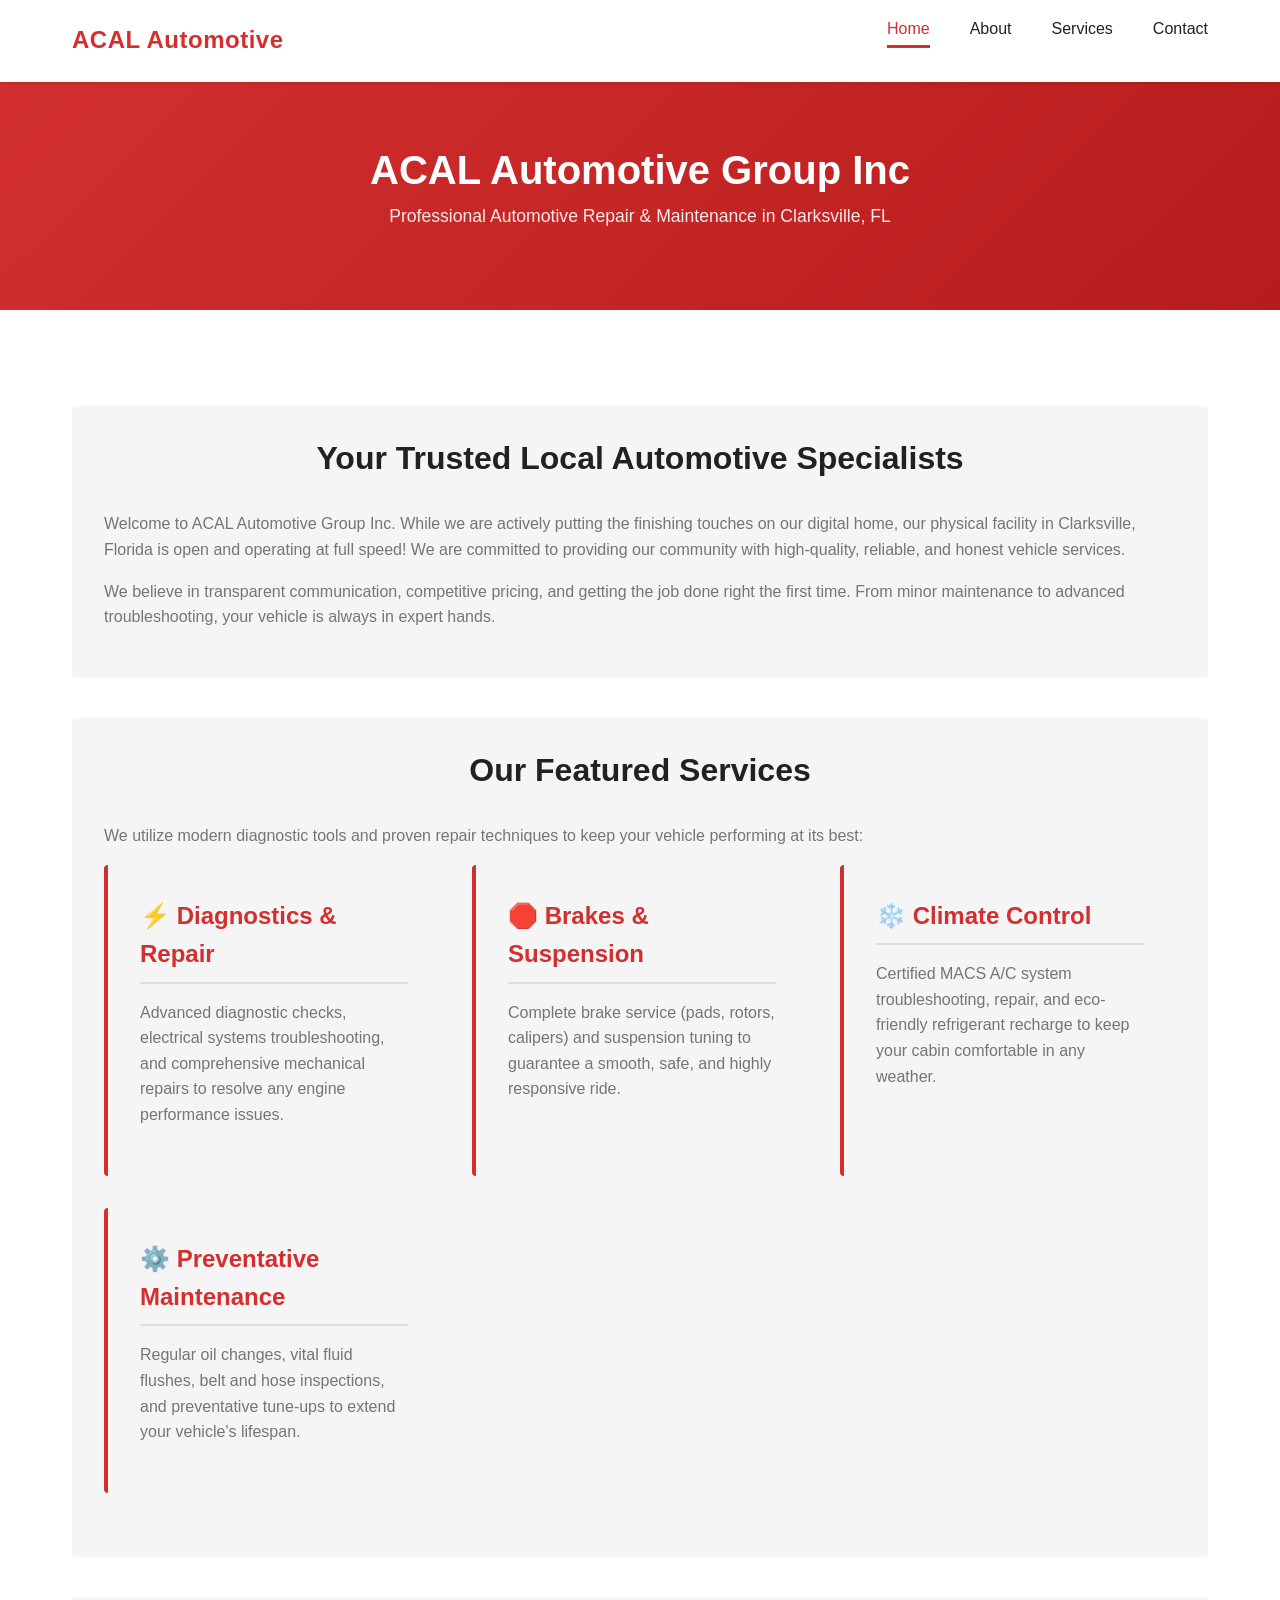
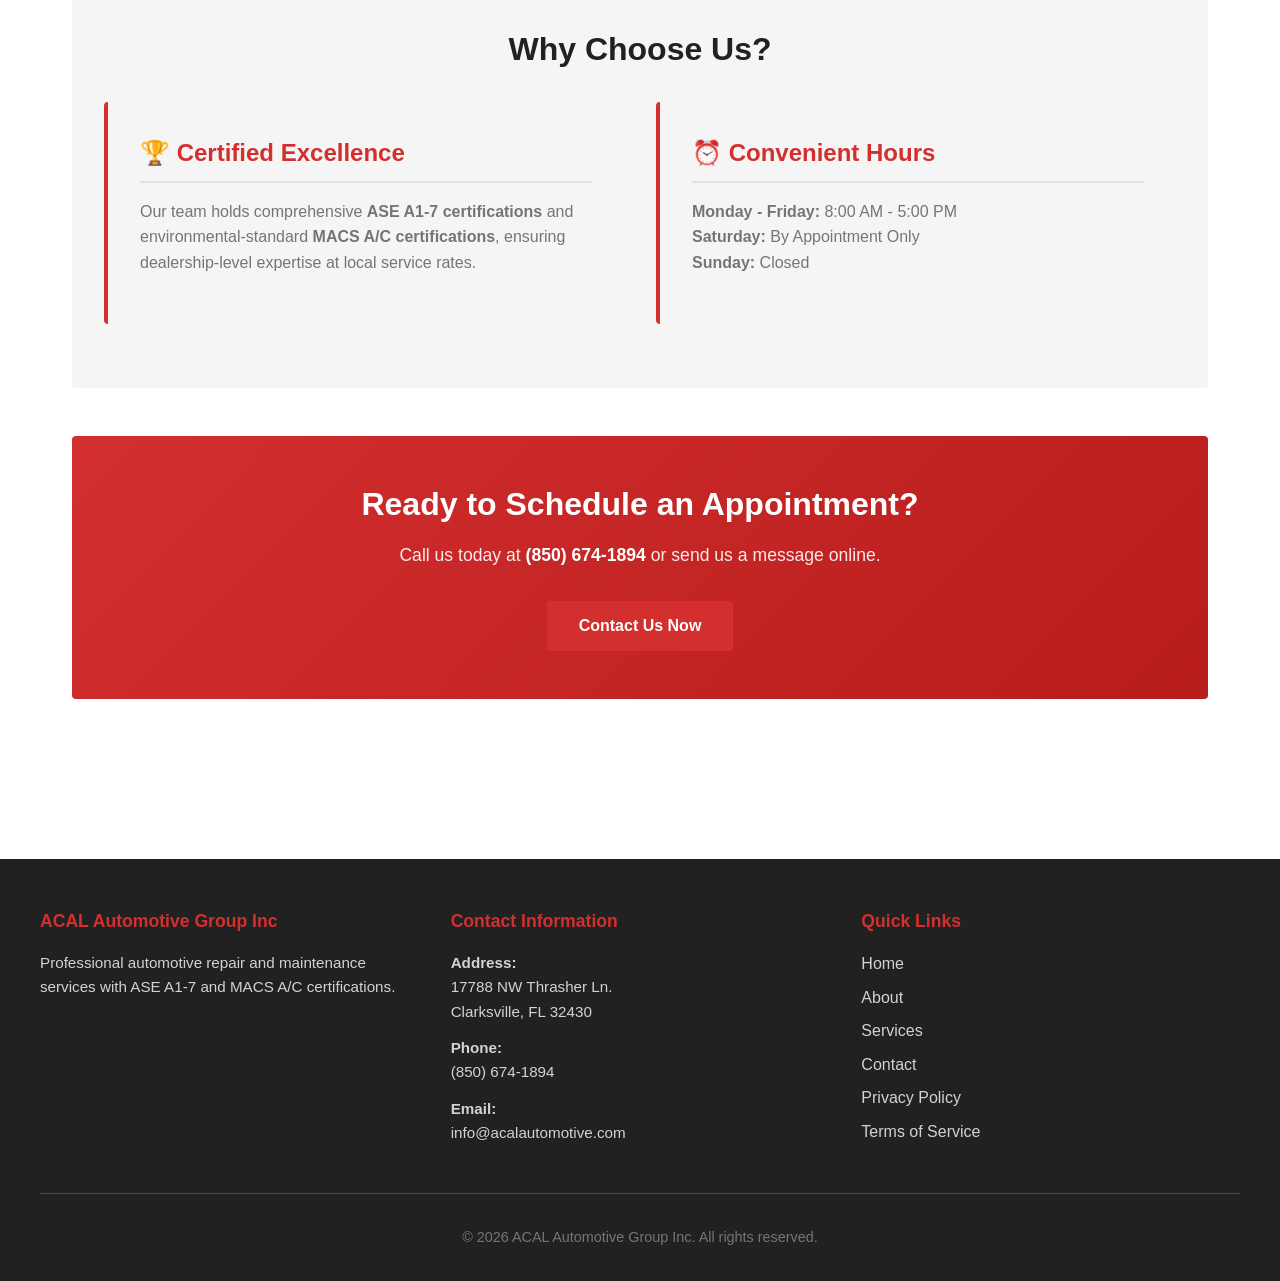
<file: index.html>
<!DOCTYPE html>
<html lang="en">
<head>
    <meta charset="UTF-8">
    <meta name="viewport" content="width=device-width, initial-scale=1.0">
    <meta name="description" content="ACAL Automotive Group Inc - Professional ASE certified automotive repair and maintenance services in Clarksville, FL.">
    <title>ACAL Automotive Group Inc</title>
    <!-- Consistent stylesheet link -->
    <link rel="stylesheet" href="styles.css">
</head>
<body>
    <!-- Navigation (Matches your site structure exactly, with Home marked as active) -->
    <nav class="navbar">
        <div class="nav-container">
            <div class="nav-brand">
                <h1>ACAL Automotive</h1>
            </div>
            <button class="nav-toggle" id="navToggle">☰</button>
            <ul class="nav-menu" id="navMenu">
                <li><a href="index.html" class="active">Home</a></li>
                <li><a href="about.html">About</a></li>
                <li><a href="services.html">Services</a></li>
                <li><a href="contact.html">Contact</a></li>
            </ul>
        </div>
    </nav>

    <!-- Page Header (Utilizes the header style consistent with other pages) -->
    <section class="page-header">
        <h1>ACAL Automotive Group Inc</h1>
        <p>Professional Automotive Repair & Maintenance in Clarksville, FL</p>
    </section>

    <!-- Main Content -->
    <main class="main-content">
        
        <!-- Welcome / Under Construction Section -->
        <section class="about-section">
            <h2>Your Trusted Local Automotive Specialists</h2>
            <p>Welcome to ACAL Automotive Group Inc. While we are actively putting the finishing touches on our digital home, our physical facility in Clarksville, Florida is open and operating at full speed! We are committed to providing our community with high-quality, reliable, and honest vehicle services.</p>
            <p>We believe in transparent communication, competitive pricing, and getting the job done right the first time. From minor maintenance to advanced troubleshooting, your vehicle is always in expert hands.</p>
        </section>

        <!-- Services Grid (Uses your custom grid classes from your stylesheet!) -->
        <section class="about-section">
            <h2>Our Featured Services</h2>
            <p>We utilize modern diagnostic tools and proven repair techniques to keep your vehicle performing at its best:</p>
            
            <div class="reasons-grid">
                <div class="reason-card">
                    <h3>⚡ Diagnostics & Repair</h3>
                    <p>Advanced diagnostic checks, electrical systems troubleshooting, and comprehensive mechanical repairs to resolve any engine performance issues.</p>
                </div>
                <div class="reason-card">
                    <h3>🛑 Brakes & Suspension</h3>
                    <p>Complete brake service (pads, rotors, calipers) and suspension tuning to guarantee a smooth, safe, and highly responsive ride.</p>
                </div>
                <div class="reason-card">
                    <h3>❄️ Climate Control</h3>
                    <p>Certified MACS A/C system troubleshooting, repair, and eco-friendly refrigerant recharge to keep your cabin comfortable in any weather.</p>
                </div>
                <div class="reason-card">
                    <h3>⚙️ Preventative Maintenance</h3>
                    <p>Regular oil changes, vital fluid flushes, belt and hose inspections, and preventative tune-ups to extend your vehicle's lifespan.</p>
                </div>
            </div>
        </section>

        <!-- Quick Info Summary (Combines certs and hours for easy user access) -->
        <section class="about-section">
            <h2>Why Choose Us?</h2>
            <div class="reasons-grid">
                <div class="reason-card">
                    <h3>🏆 Certified Excellence</h3>
                    <p>Our team holds comprehensive <strong>ASE A1-7 certifications</strong> and environmental-standard <strong>MACS A/C certifications</strong>, ensuring dealership-level expertise at local service rates.</p>
                </div>
                <div class="reason-card">
                    <h3>⏰ Convenient Hours</h3>
                    <p>
                        <strong>Monday - Friday:</strong> 8:00 AM - 5:00 PM<br>
                        <strong>Saturday:</strong> By Appointment Only<br>
                        <strong>Sunday:</strong> Closed
                    </p>
                </div>
            </div>
        </section>

        <!-- CTA Section (Matches your page action section perfectly) -->
        <section class="cta-section">
            <h2>Ready to Schedule an Appointment?</h2>
            <p>Call us today at <strong><a href="tel:8506741894" style="color: white;">(850) 674-1894</a></strong> or send us a message online.</p>
            <a href="contact.html" class="cta-button-primary">Contact Us Now</a>
        </section>
    </main>

    <!-- Footer (Matches contact.html exactly with the email field) -->
    <footer class="footer">
        <div class="footer-content">
            <div class="footer-section">
                <h3>ACAL Automotive Group Inc</h3>
                <p>Professional automotive repair and maintenance services with ASE A1-7 and MACS A/C certifications.</p>
            </div>
            <div class="footer-section">
                <h3>Contact Information</h3>
                <p>
                    <strong>Address:</strong><br>
                    17788 NW Thrasher Ln.<br>
                    Clarksville, FL 32430
                </p>
                <p>
                    <strong>Phone:</strong><br>
                    <a href="tel:8506741894">(850) 674-1894</a>
                </p>
                <p>
                    <strong>Email:</strong><br>
                    <a href="mailto:info@acalautomotive.com">info@acalautomotive.com</a>
                </p>
            </div>
            <div class="footer-section">
                <h3>Quick Links</h3>
                <ul>
                    <li><a href="index.html">Home</a></li>
                    <li><a href="about.html">About</a></li>
                    <li><a href="services.html">Services</a></li>
                    <li><a href="contact.html">Contact</a></li>
                    <li><a href="privacy.html">Privacy Policy</a></li>
                    <li><a href="terms.html">Terms of Service</a></li>
                </ul>
            </div>
        </div>
        <div class="footer-bottom">
            <p>&copy; 2026 ACAL Automotive Group Inc. All rights reserved.</p>
        </div>
    </footer>

    <!-- Linked script file for mobile menu handling -->
    <script src="script.js"></script>
</body>
</html>
</file>
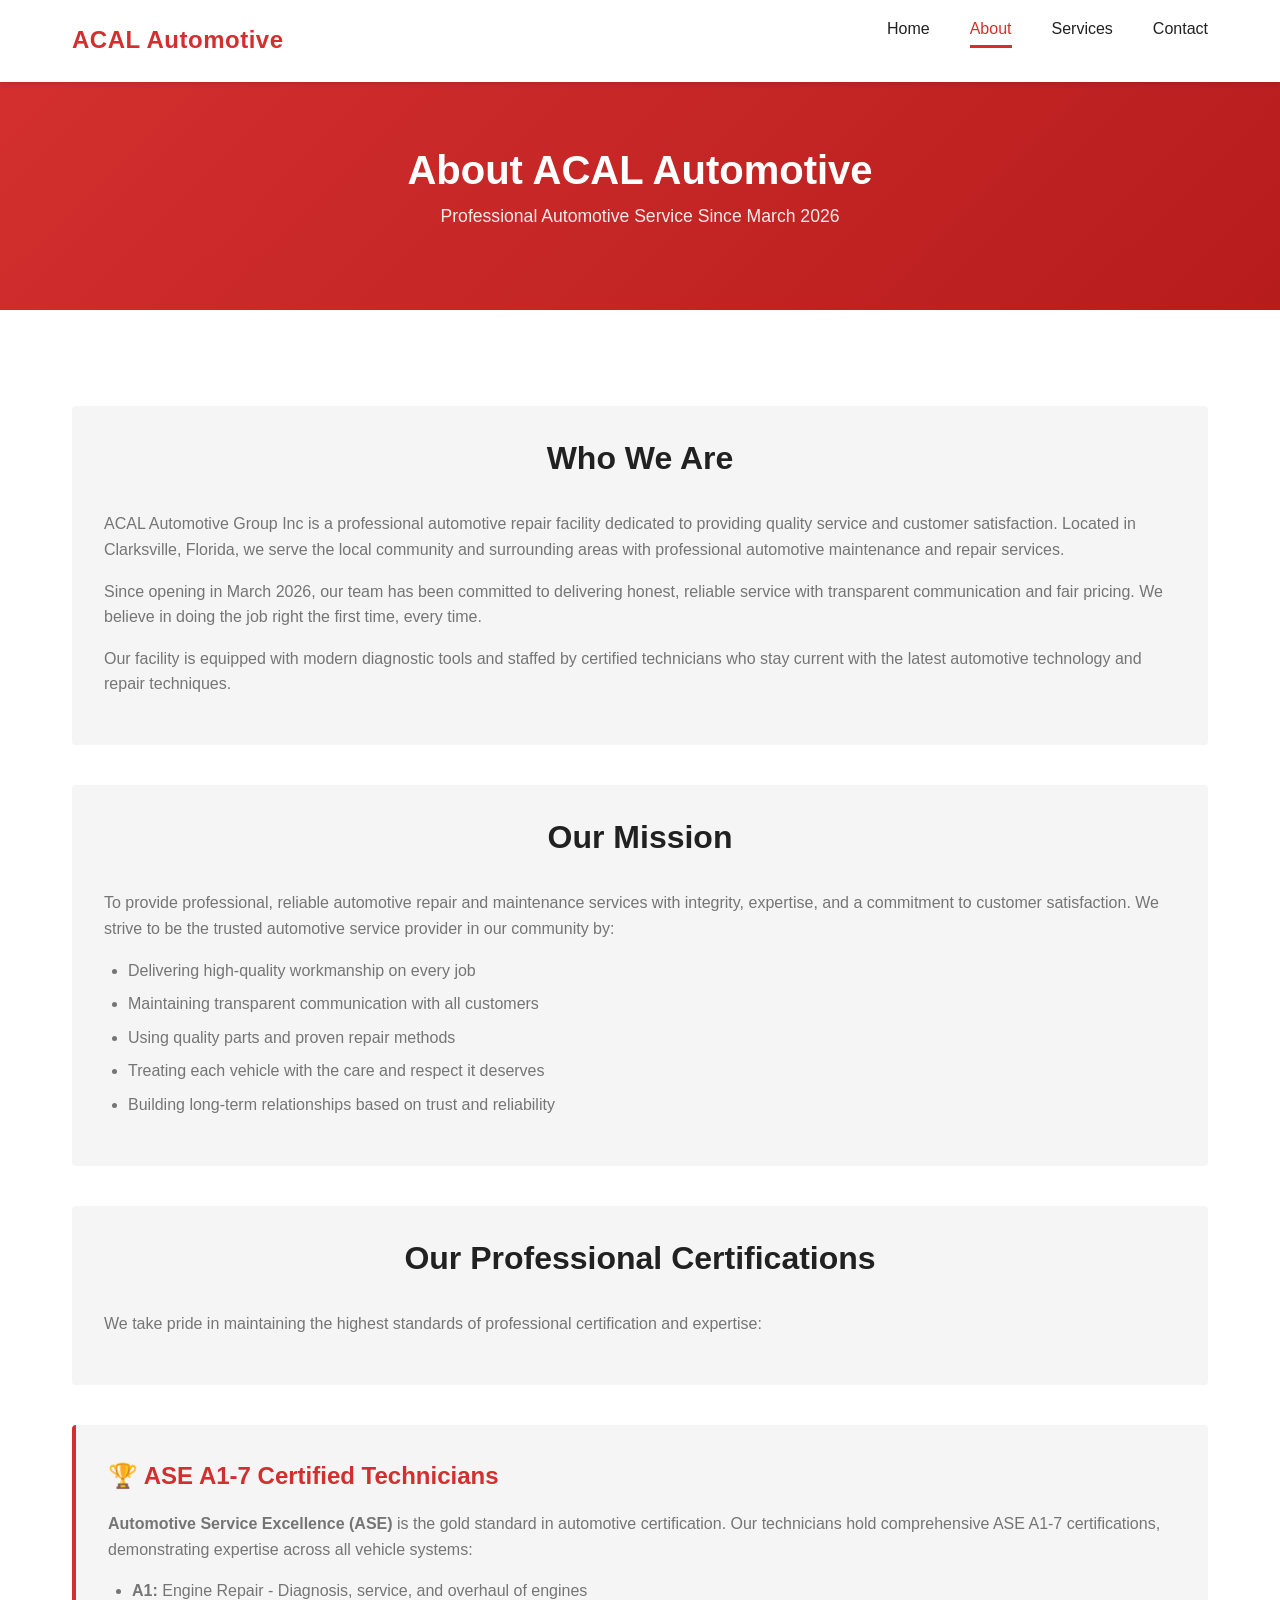
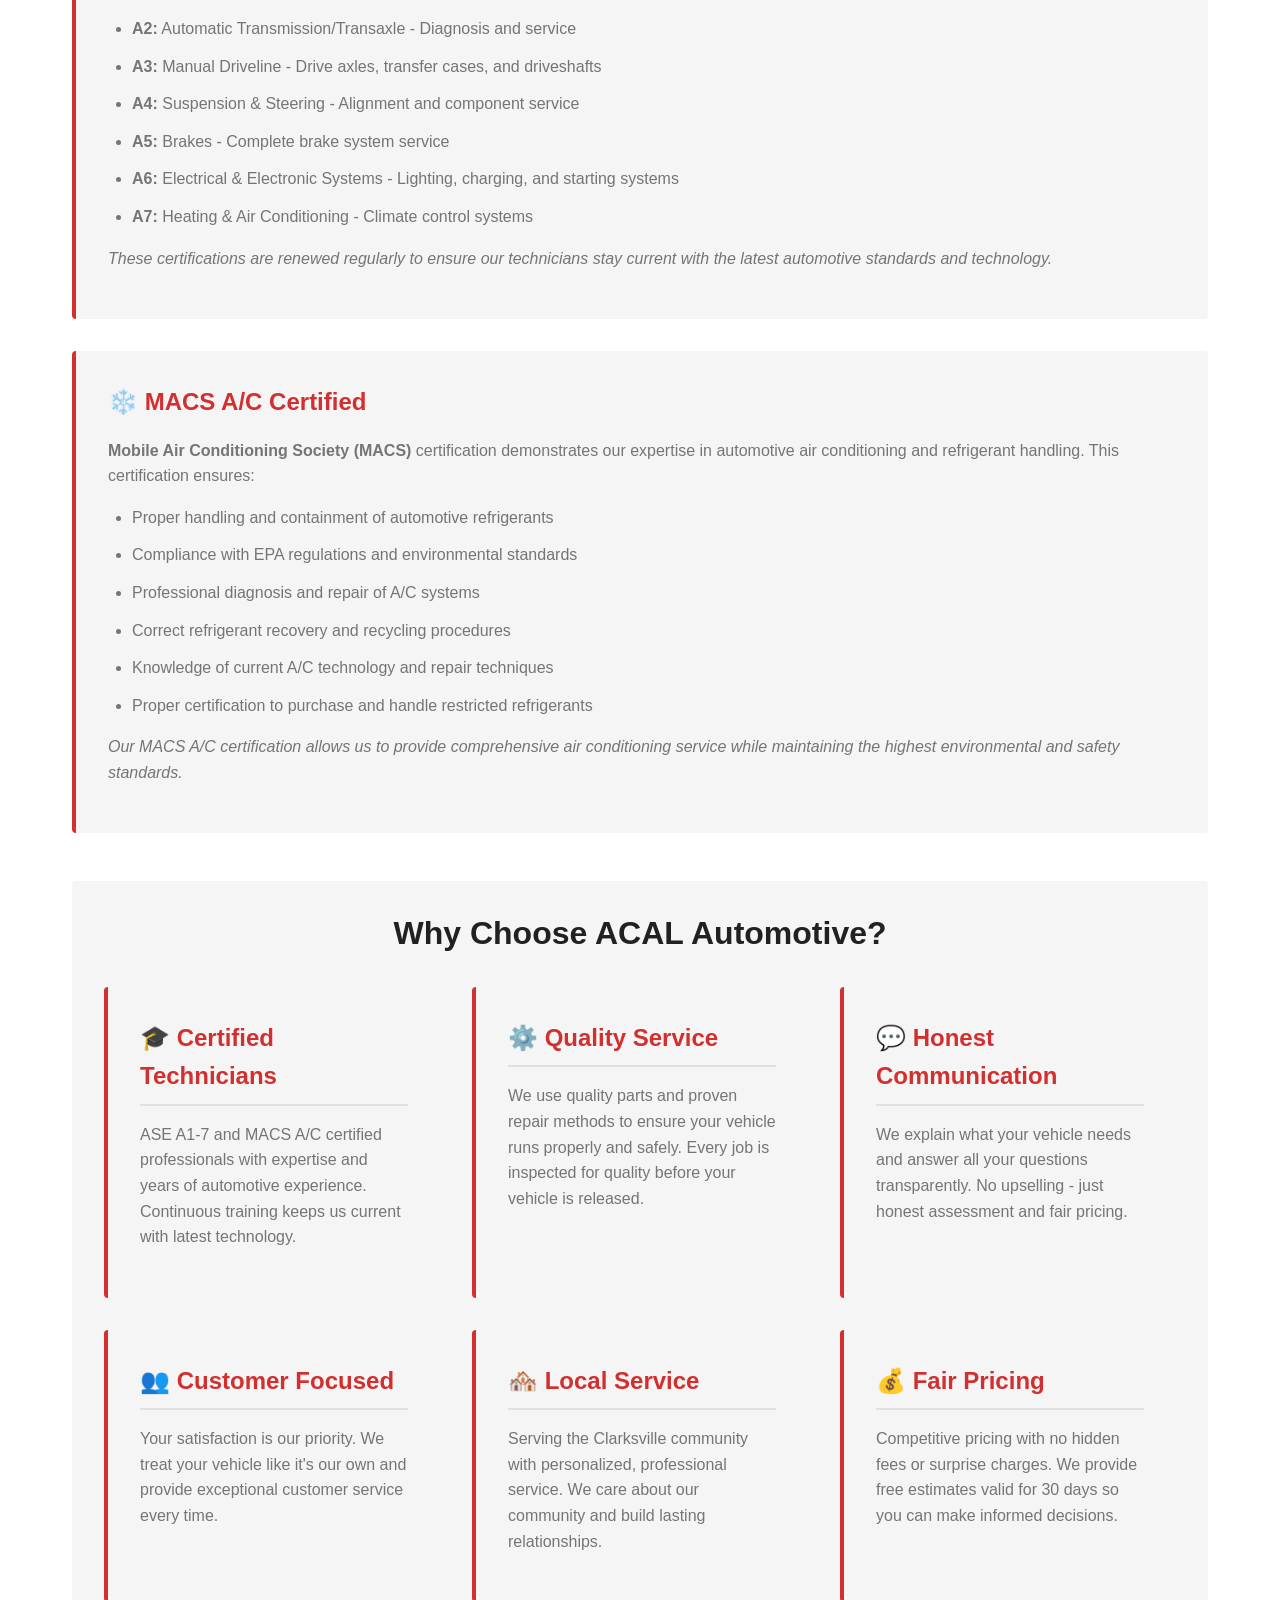
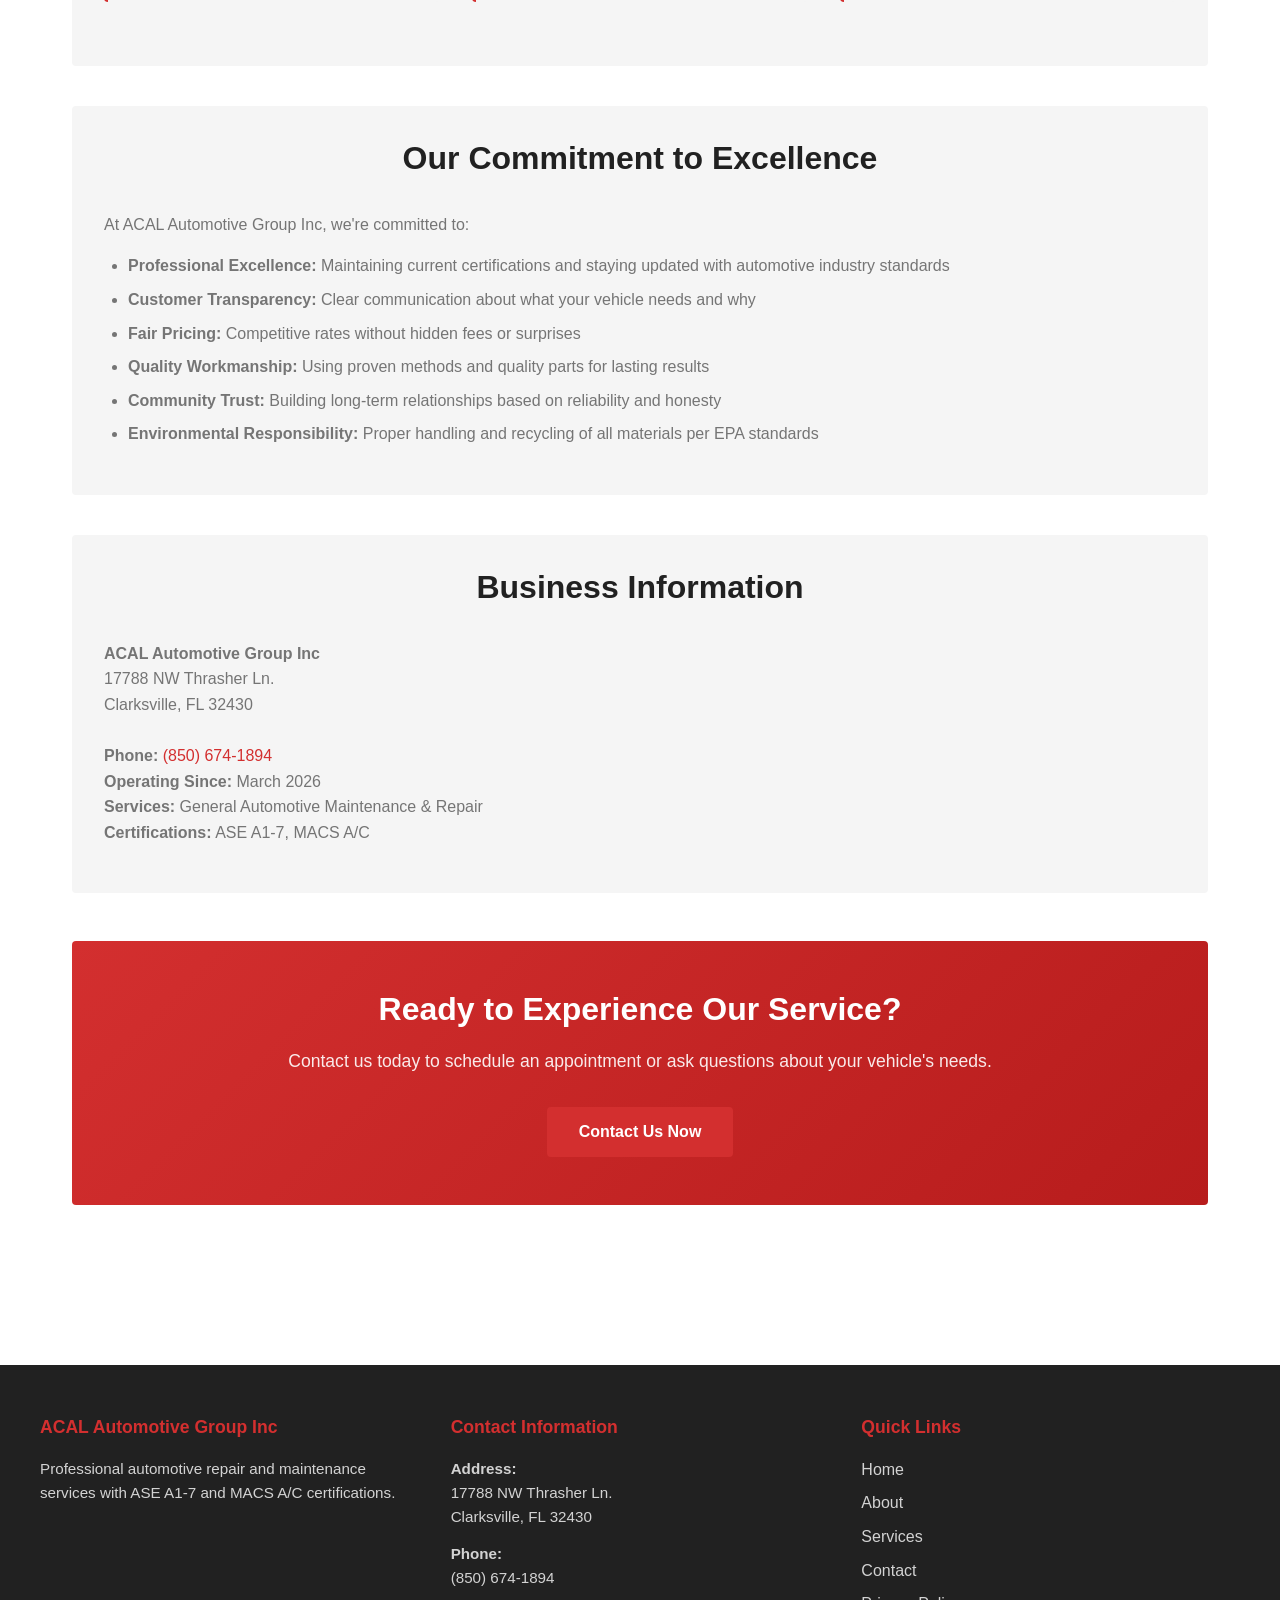
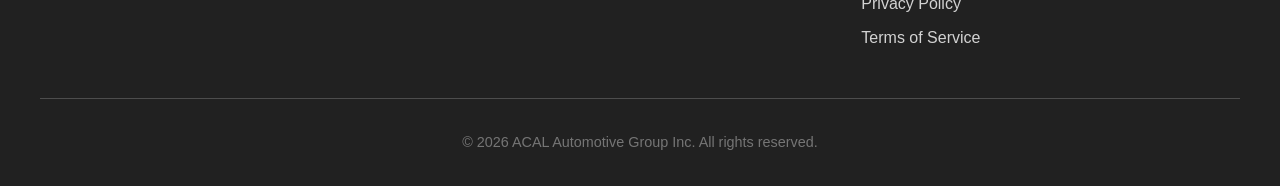
<file: about.html>
<!DOCTYPE html>
<html lang="en">
<head>
    <meta charset="UTF-8">
    <meta name="viewport" content="width=device-width, initial-scale=1.0">
    <meta name="description" content="About ACAL Automotive Group Inc - Learn about our company, mission, and certifications.">
    <title>About Us - ACAL Automotive Group Inc</title>
    <link rel="stylesheet" href="styles.css">
</head>
<body>
    <!-- Navigation -->
    <nav class="navbar">
        <div class="nav-container">
            <div class="nav-brand">
                <h1>ACAL Automotive</h1>
            </div>
            <button class="nav-toggle" id="navToggle">☰</button>
            <ul class="nav-menu" id="navMenu">
                <li><a href="index.html">Home</a></li>
                <li><a href="about.html" class="active">About</a></li>
                <li><a href="services.html">Services</a></li>
                <li><a href="contact.html">Contact</a></li>
            </ul>
        </div>
    </nav>

    <!-- Page Header -->
    <section class="page-header">
        <h1>About ACAL Automotive</h1>
        <p>Professional Automotive Service Since March 2026</p>
    </section>

    <!-- Main Content -->
    <main class="main-content">
        <section class="about-section">
            <h2>Who We Are</h2>
            <p>ACAL Automotive Group Inc is a professional automotive repair facility dedicated to providing quality service and customer satisfaction. Located in Clarksville, Florida, we serve the local community and surrounding areas with professional automotive maintenance and repair services.</p>
            <p>Since opening in March 2026, our team has been committed to delivering honest, reliable service with transparent communication and fair pricing. We believe in doing the job right the first time, every time.</p>
            <p>Our facility is equipped with modern diagnostic tools and staffed by certified technicians who stay current with the latest automotive technology and repair techniques.</p>
        </section>

        <section class="about-section">
            <h2>Our Mission</h2>
            <p>To provide professional, reliable automotive repair and maintenance services with integrity, expertise, and a commitment to customer satisfaction. We strive to be the trusted automotive service provider in our community by:</p>
            <ul>
                <li>Delivering high-quality workmanship on every job</li>
                <li>Maintaining transparent communication with all customers</li>
                <li>Using quality parts and proven repair methods</li>
                <li>Treating each vehicle with the care and respect it deserves</li>
                <li>Building long-term relationships based on trust and reliability</li>
            </ul>
        </section>

        <section class="about-section">
            <h2>Our Professional Certifications</h2>
            <p>We take pride in maintaining the highest standards of professional certification and expertise:</p>
        </section>

        <section class="certifications">
            <div class="cert-card">
                <h3>🏆 ASE A1-7 Certified Technicians</h3>
                <p><strong>Automotive Service Excellence (ASE)</strong> is the gold standard in automotive certification. Our technicians hold comprehensive ASE A1-7 certifications, demonstrating expertise across all vehicle systems:</p>
                <ul>
                    <li><strong>A1:</strong> Engine Repair - Diagnosis, service, and overhaul of engines</li>
                    <li><strong>A2:</strong> Automatic Transmission/Transaxle - Diagnosis and service</li>
                    <li><strong>A3:</strong> Manual Driveline - Drive axles, transfer cases, and driveshafts</li>
                    <li><strong>A4:</strong> Suspension & Steering - Alignment and component service</li>
                    <li><strong>A5:</strong> Brakes - Complete brake system service</li>
                    <li><strong>A6:</strong> Electrical & Electronic Systems - Lighting, charging, and starting systems</li>
                    <li><strong>A7:</strong> Heating & Air Conditioning - Climate control systems</li>
                </ul>
                <p><em>These certifications are renewed regularly to ensure our technicians stay current with the latest automotive standards and technology.</em></p>
            </div>

            <div class="cert-card">
                <h3>❄️ MACS A/C Certified</h3>
                <p><strong>Mobile Air Conditioning Society (MACS)</strong> certification demonstrates our expertise in automotive air conditioning and refrigerant handling. This certification ensures:</p>
                <ul>
                    <li>Proper handling and containment of automotive refrigerants</li>
                    <li>Compliance with EPA regulations and environmental standards</li>
                    <li>Professional diagnosis and repair of A/C systems</li>
                    <li>Correct refrigerant recovery and recycling procedures</li>
                    <li>Knowledge of current A/C technology and repair techniques</li>
                    <li>Proper certification to purchase and handle restricted refrigerants</li>
                </ul>
                <p><em>Our MACS A/C certification allows us to provide comprehensive air conditioning service while maintaining the highest environmental and safety standards.</em></p>
            </div>
        </section>

        <section class="about-section">
            <h2>Why Choose ACAL Automotive?</h2>
            <div class="reasons-grid">
                <div class="reason-card">
                    <h3>🎓 Certified Technicians</h3>
                    <p>ASE A1-7 and MACS A/C certified professionals with expertise and years of automotive experience. Continuous training keeps us current with latest technology.</p>
                </div>
                <div class="reason-card">
                    <h3>⚙️ Quality Service</h3>
                    <p>We use quality parts and proven repair methods to ensure your vehicle runs properly and safely. Every job is inspected for quality before your vehicle is released.</p>
                </div>
                <div class="reason-card">
                    <h3>💬 Honest Communication</h3>
                    <p>We explain what your vehicle needs and answer all your questions transparently. No upselling - just honest assessment and fair pricing.</p>
                </div>
                <div class="reason-card">
                    <h3>👥 Customer Focused</h3>
                    <p>Your satisfaction is our priority. We treat your vehicle like it's our own and provide exceptional customer service every time.</p>
                </div>
                <div class="reason-card">
                    <h3>🏘️ Local Service</h3>
                    <p>Serving the Clarksville community with personalized, professional service. We care about our community and build lasting relationships.</p>
                </div>
                <div class="reason-card">
                    <h3>💰 Fair Pricing</h3>
                    <p>Competitive pricing with no hidden fees or surprise charges. We provide free estimates valid for 30 days so you can make informed decisions.</p>
                </div>
            </div>
        </section>

        <section class="about-section">
            <h2>Our Commitment to Excellence</h2>
            <p>At ACAL Automotive Group Inc, we're committed to:</p>
            <ul>
                <li><strong>Professional Excellence:</strong> Maintaining current certifications and staying updated with automotive industry standards</li>
                <li><strong>Customer Transparency:</strong> Clear communication about what your vehicle needs and why</li>
                <li><strong>Fair Pricing:</strong> Competitive rates without hidden fees or surprises</li>
                <li><strong>Quality Workmanship:</strong> Using proven methods and quality parts for lasting results</li>
                <li><strong>Community Trust:</strong> Building long-term relationships based on reliability and honesty</li>
                <li><strong>Environmental Responsibility:</strong> Proper handling and recycling of all materials per EPA standards</li>
            </ul>
        </section>

        <section class="about-section">
            <h2>Business Information</h2>
            <p>
                <strong>ACAL Automotive Group Inc</strong><br>
                17788 NW Thrasher Ln.<br>
                Clarksville, FL 32430<br>
                <br>
                <strong>Phone:</strong> <a href="tel:8506741894">(850) 674-1894</a><br>
                <strong>Operating Since:</strong> March 2026<br>
                <strong>Services:</strong> General Automotive Maintenance & Repair<br>
                <strong>Certifications:</strong> ASE A1-7, MACS A/C<br>
            </p>
        </section>

        <section class="cta-section">
            <h2>Ready to Experience Our Service?</h2>
            <p>Contact us today to schedule an appointment or ask questions about your vehicle's needs.</p>
            <a href="contact.html" class="cta-button-primary">Contact Us Now</a>
        </section>
    </main>

    <!-- Footer -->
    <footer class="footer">
        <div class="footer-content">
            <div class="footer-section">
                <h3>ACAL Automotive Group Inc</h3>
                <p>Professional automotive repair and maintenance services with ASE A1-7 and MACS A/C certifications.</p>
            </div>
            <div class="footer-section">
                <h3>Contact Information</h3>
                <p>
                    <strong>Address:</strong><br>
                    17788 NW Thrasher Ln.<br>
                    Clarksville, FL 32430
                </p>
                <p>
                    <strong>Phone:</strong><br>
                    <a href="tel:8506741894">(850) 674-1894</a>
                </p>
            </div>
            <div class="footer-section">
                <h3>Quick Links</h3>
                <ul>
                    <li><a href="index.html">Home</a></li>
                    <li><a href="about.html">About</a></li>
                    <li><a href="services.html">Services</a></li>
                    <li><a href="contact.html">Contact</a></li>
                    <li><a href="privacy.html">Privacy Policy</a></li>
                    <li><a href="terms.html">Terms of Service</a></li>
                </ul>
            </div>
        </div>
        <div class="footer-bottom">
            <p>&copy; 2026 ACAL Automotive Group Inc. All rights reserved.</p>
        </div>
    </footer>

    <script src="script.js"></script>
</body>
</html>
</file>
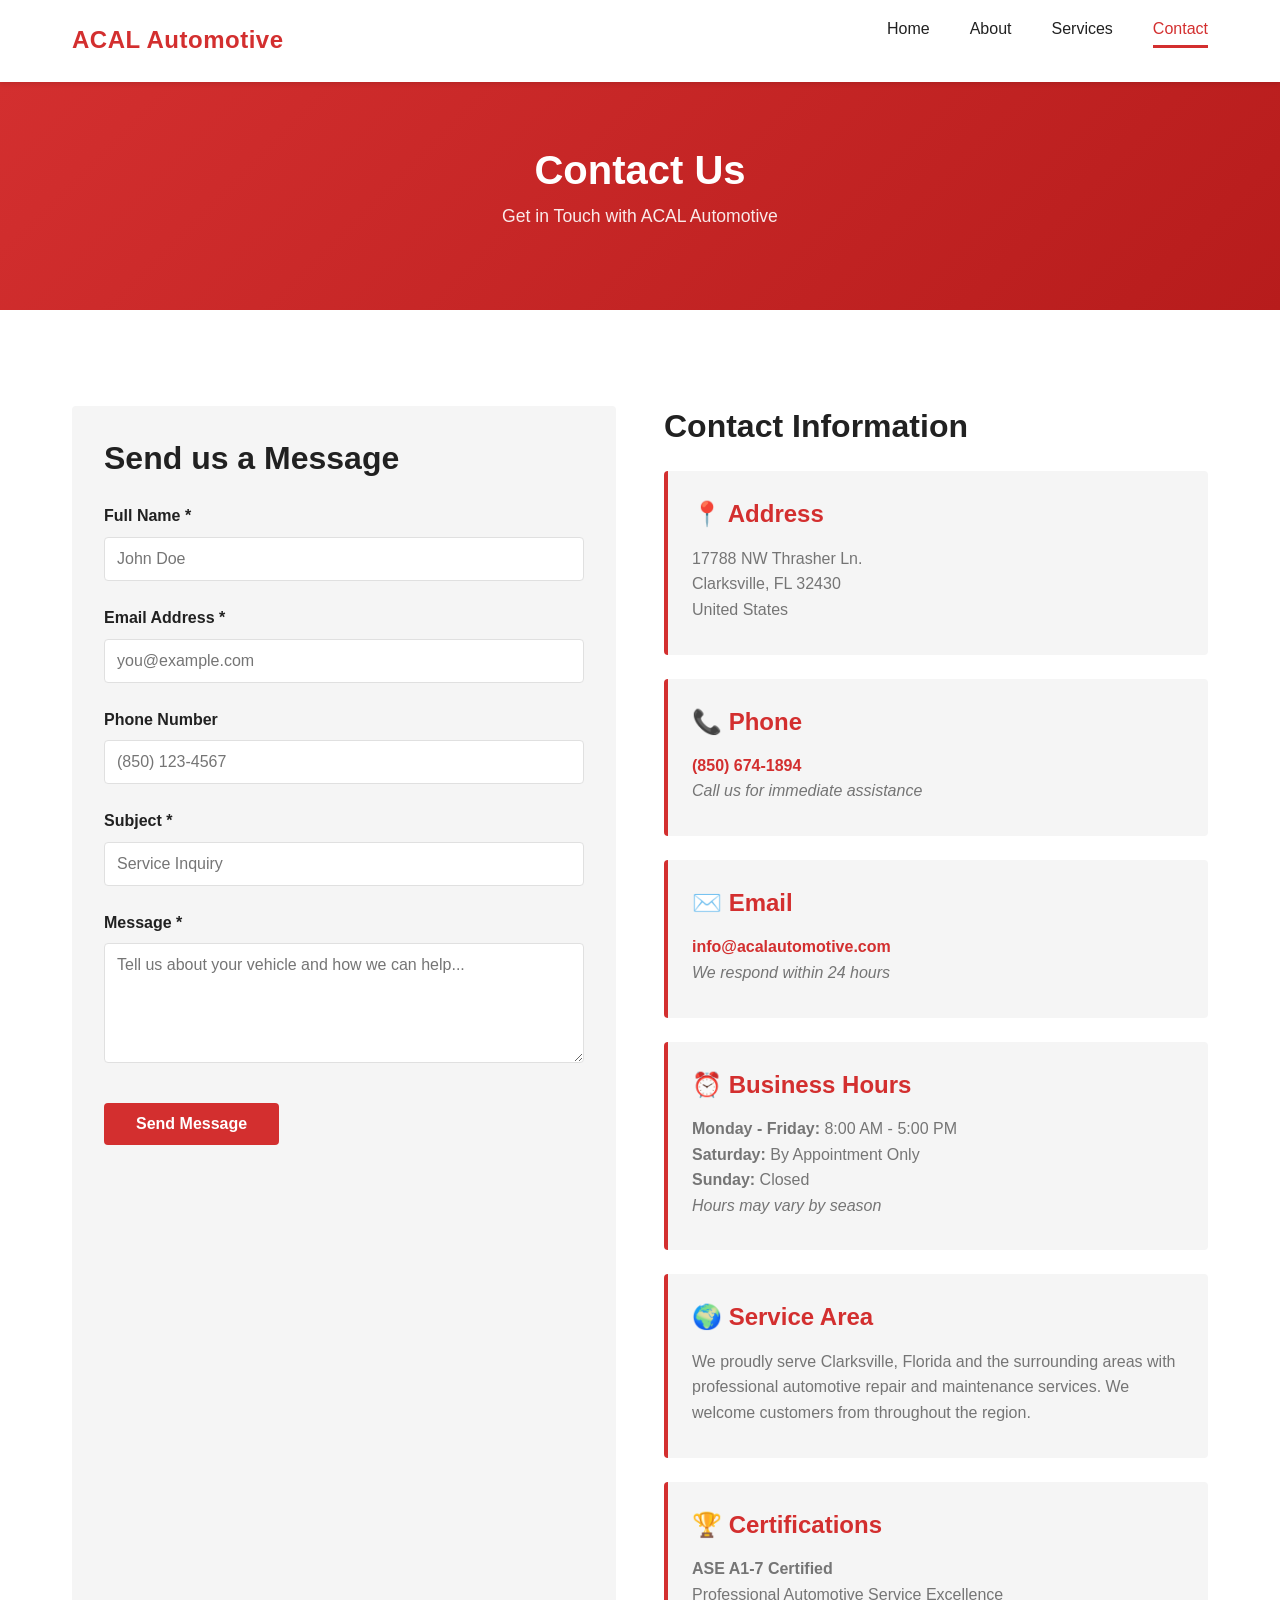
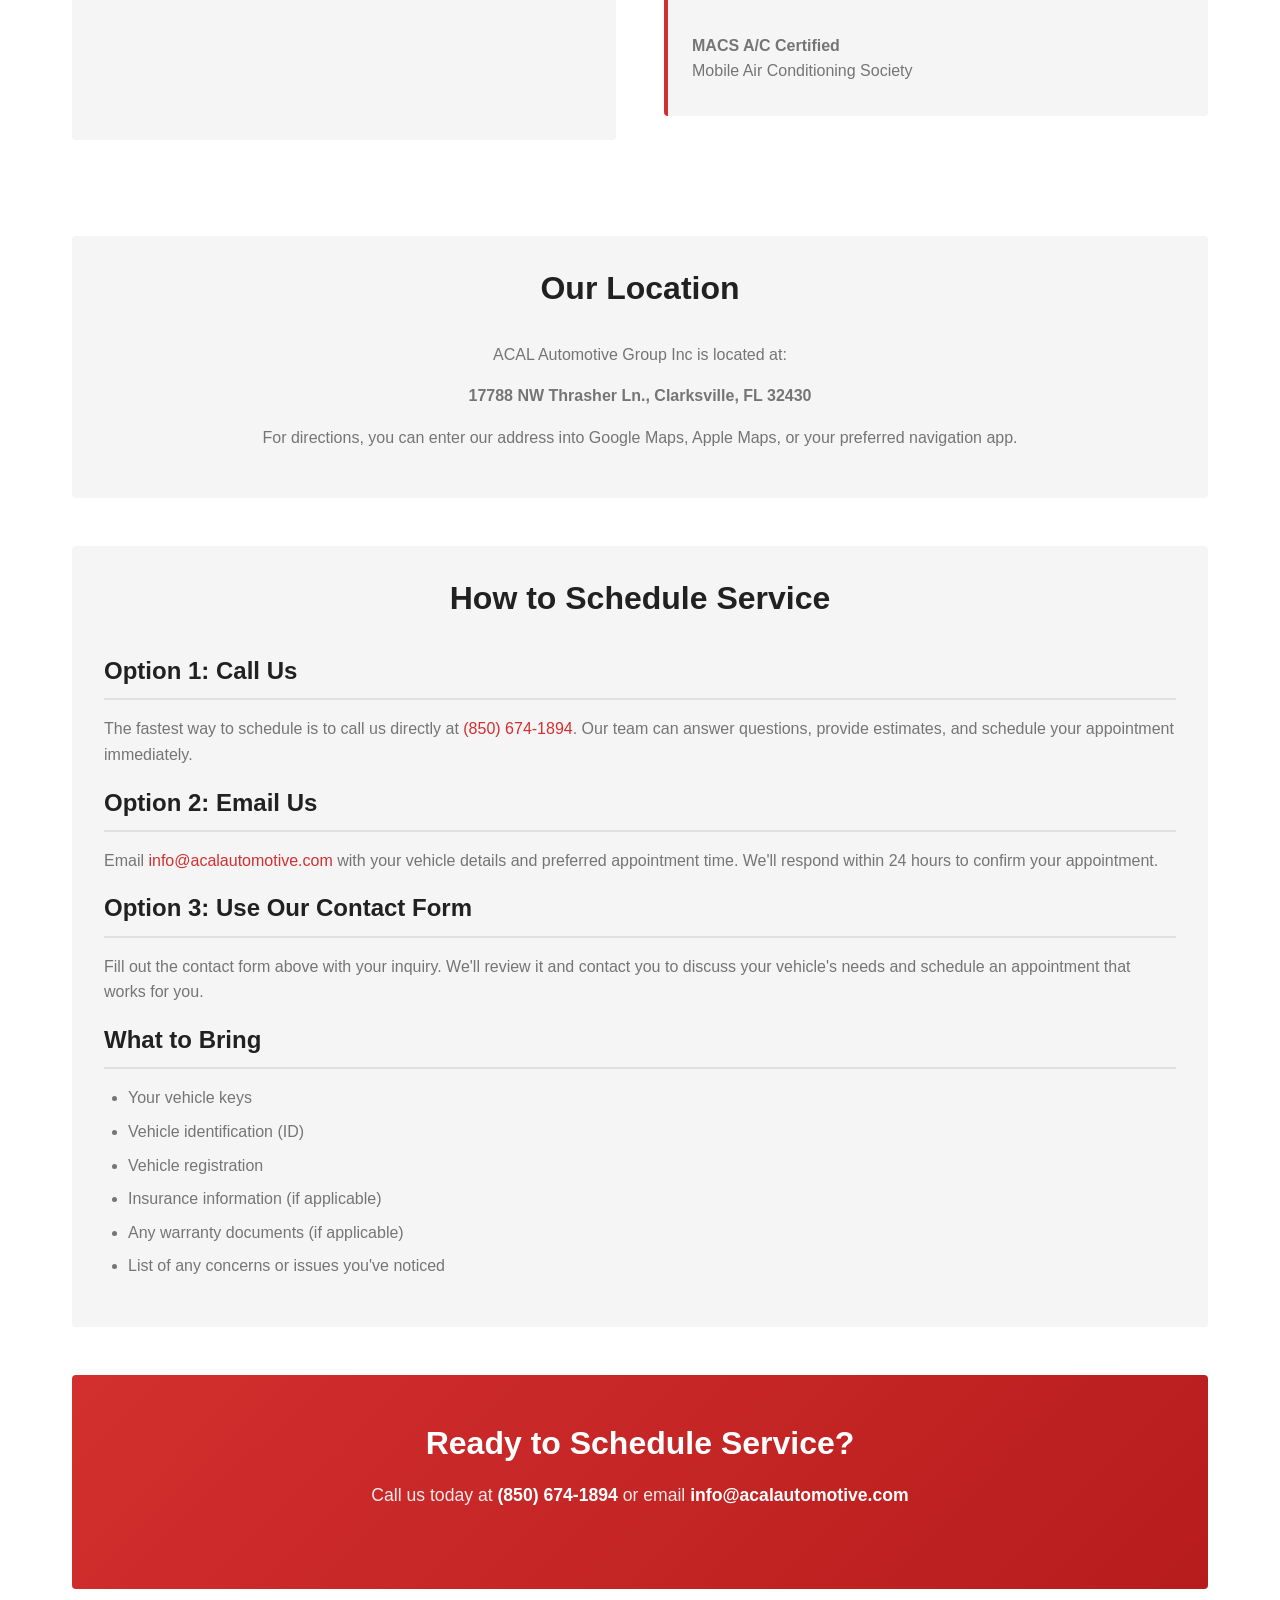
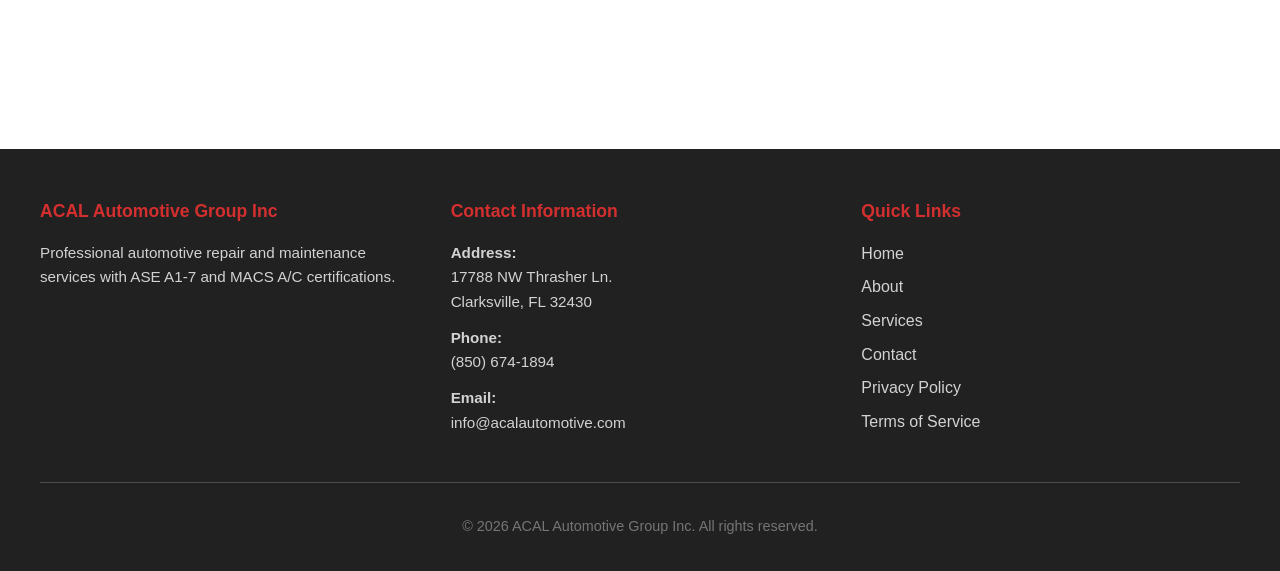
<file: contact.html>
<!DOCTYPE html>
<html lang="en">
<head>
    <meta charset="UTF-8">
    <meta name="viewport" content="width=device-width, initial-scale=1.0">
    <meta name="description" content="Contact ACAL Automotive Group Inc - Get in touch for automotive repair and maintenance services in Clarksville, FL.">
    <title>Contact Us - ACAL Automotive Group Inc</title>
    <link rel="stylesheet" href="styles.css">
</head>
<body>
    <!-- Navigation -->
    <nav class="navbar">
        <div class="nav-container">
            <div class="nav-brand">
                <h1>ACAL Automotive</h1>
            </div>
            <button class="nav-toggle" id="navToggle">☰</button>
            <ul class="nav-menu" id="navMenu">
                <li><a href="index.html">Home</a></li>
                <li><a href="about.html">About</a></li>
                <li><a href="services.html">Services</a></li>
                <li><a href="contact.html" class="active">Contact</a></li>
            </ul>
        </div>
    </nav>

    <!-- Page Header -->
    <section class="page-header">
        <h1>Contact Us</h1>
        <p>Get in Touch with ACAL Automotive</p>
    </section>

    <!-- Main Content -->
    <main class="main-content">
        <div class="contact-container">
            <!-- Contact Form -->
            <section class="contact-form-section">
                <h2>Send us a Message</h2>
                <form id="contactForm" class="contact-form" action="https://formspree.io/f/xeeyedlz" method="POST">
                    <div class="form-group">
                        <label for="name">Full Name *</label>
                        <input type="text" id="name" name="name" required placeholder="John Doe">
                    </div>

                    <div class="form-group">
                        <label for="email">Email Address *</label>
                        <input type="email" id="email" name="email" required placeholder="you@example.com">
                    </div>

                    <div class="form-group">
                        <label for="phone">Phone Number</label>
                        <input type="tel" id="phone" name="phone" placeholder="(850) 123-4567">
                    </div>

                    <div class="form-group">
                        <label for="subject">Subject *</label>
                        <input type="text" id="subject" name="subject" required placeholder="Service Inquiry">
                    </div>

                    <div class="form-group">
                        <label for="message">Message *</label>
                        <textarea id="message" name="message" required placeholder="Tell us about your vehicle and how we can help..."></textarea>
                    </div>

                    <button type="submit" class="submit-btn">Send Message</button>
                    <div id="formMessage" class="form-message"></div>
                </form>
            </section>

            <!-- Contact Information -->
            <section class="contact-info-section">
                <h2>Contact Information</h2>

                <div class="info-card">
                    <h3>📍 Address</h3>
                    <p>
                        17788 NW Thrasher Ln.<br>
                        Clarksville, FL 32430<br>
                        United States
                    </p>
                </div>

                <div class="info-card">
                    <h3>📞 Phone</h3>
                    <p>
                        <a href="tel:8506741894">(850) 674-1894</a><br>
                        <em>Call us for immediate assistance</em>
                    </p>
                </div>

                <div class="info-card">
                    <h3>✉️ Email</h3>
                    <p>
                        <a href="mailto:info@acalautomotive.com">info@acalautomotive.com</a><br>
                        <em>We respond within 24 hours</em>
                    </p>
                </div>

                <div class="info-card">
                    <h3>⏰ Business Hours</h3>
                    <p>
                        <strong>Monday - Friday:</strong> 8:00 AM - 5:00 PM<br>
                        <strong>Saturday:</strong> By Appointment Only<br>
                        <strong>Sunday:</strong> Closed<br>
                        <em>Hours may vary by season</em>
                    </p>
                </div>

                <div class="info-card">
                    <h3>🌍 Service Area</h3>
                    <p>
                        We proudly serve Clarksville, Florida and the surrounding areas with professional automotive repair and maintenance services. We welcome customers from throughout the region.
                    </p>
                </div>

                <div class="info-card">
                    <h3>🏆 Certifications</h3>
                    <p>
                        <strong>ASE A1-7 Certified</strong><br>
                        Professional Automotive Service Excellence<br>
                        <br>
                        <strong>MACS A/C Certified</strong><br>
                        Mobile Air Conditioning Society
                    </p>
                </div>
            </section>
        </div>

        <!-- Map Section -->
        <section class="map-section">
            <h2>Our Location</h2>
            <p>ACAL Automotive Group Inc is located at:</p>
            <p><strong>17788 NW Thrasher Ln., Clarksville, FL 32430</strong></p>
            <p>For directions, you can enter our address into Google Maps, Apple Maps, or your preferred navigation app.</p>
        </section>

        <!-- How to Schedule -->
        <section class="about-section">
            <h2>How to Schedule Service</h2>
            <h3>Option 1: Call Us</h3>
            <p>
                The fastest way to schedule is to call us directly at <a href="tel:8506741894">(850) 674-1894</a>. 
                Our team can answer questions, provide estimates, and schedule your appointment immediately.
            </p>

            <h3>Option 2: Email Us</h3>
            <p>
                Email <a href="mailto:info@acalautomotive.com">info@acalautomotive.com</a> with your vehicle details and preferred appointment time. 
                We'll respond within 24 hours to confirm your appointment.
            </p>

            <h3>Option 3: Use Our Contact Form</h3>
            <p>
                Fill out the contact form above with your inquiry. We'll review it and contact you to discuss your vehicle's needs 
                and schedule an appointment that works for you.
            </p>

            <h3>What to Bring</h3>
            <ul>
                <li>Your vehicle keys</li>
                <li>Vehicle identification (ID)</li>
                <li>Vehicle registration</li>
                <li>Insurance information (if applicable)</li>
                <li>Any warranty documents (if applicable)</li>
                <li>List of any concerns or issues you've noticed</li>
            </ul>
        </section>

        <!-- CTA Section -->
        <section class="cta-section">
            <h2>Ready to Schedule Service?</h2>
            <p>Call us today at <strong><a href="tel:8506741894" style="color: white;">(850) 674-1894</a></strong> or email <strong><a href="mailto:info@acalautomotive.com" style="color: white;">info@acalautomotive.com</a></strong></p>
        </section>
    </main>

    <!-- Footer -->
    <footer class="footer">
        <div class="footer-content">
            <div class="footer-section">
                <h3>ACAL Automotive Group Inc</h3>
                <p>Professional automotive repair and maintenance services with ASE A1-7 and MACS A/C certifications.</p>
            </div>
            <div class="footer-section">
                <h3>Contact Information</h3>
                <p>
                    <strong>Address:</strong><br>
                    17788 NW Thrasher Ln.<br>
                    Clarksville, FL 32430
                </p>
                <p>
                    <strong>Phone:</strong><br>
                    <a href="tel:8506741894">(850) 674-1894</a>
                </p>
                <p>
                    <strong>Email:</strong><br>
                    <a href="mailto:info@acalautomotive.com">info@acalautomotive.com</a>
                </p>
            </div>
            <div class="footer-section">
                <h3>Quick Links</h3>
                <ul>
                    <li><a href="index.html">Home</a></li>
                    <li><a href="about.html">About</a></li>
                    <li><a href="services.html">Services</a></li>
                    <li><a href="contact.html">Contact</a></li>
                    <li><a href="privacy.html">Privacy Policy</a></li>
                    <li><a href="terms.html">Terms of Service</a></li>
                </ul>
            </div>
        </div>
        <div class="footer-bottom">
            <p>&copy; 2026 ACAL Automotive Group Inc. All rights reserved.</p>
        </div>
    </footer>

    <script src="script.js"></script>
</body>
</html>
</file>
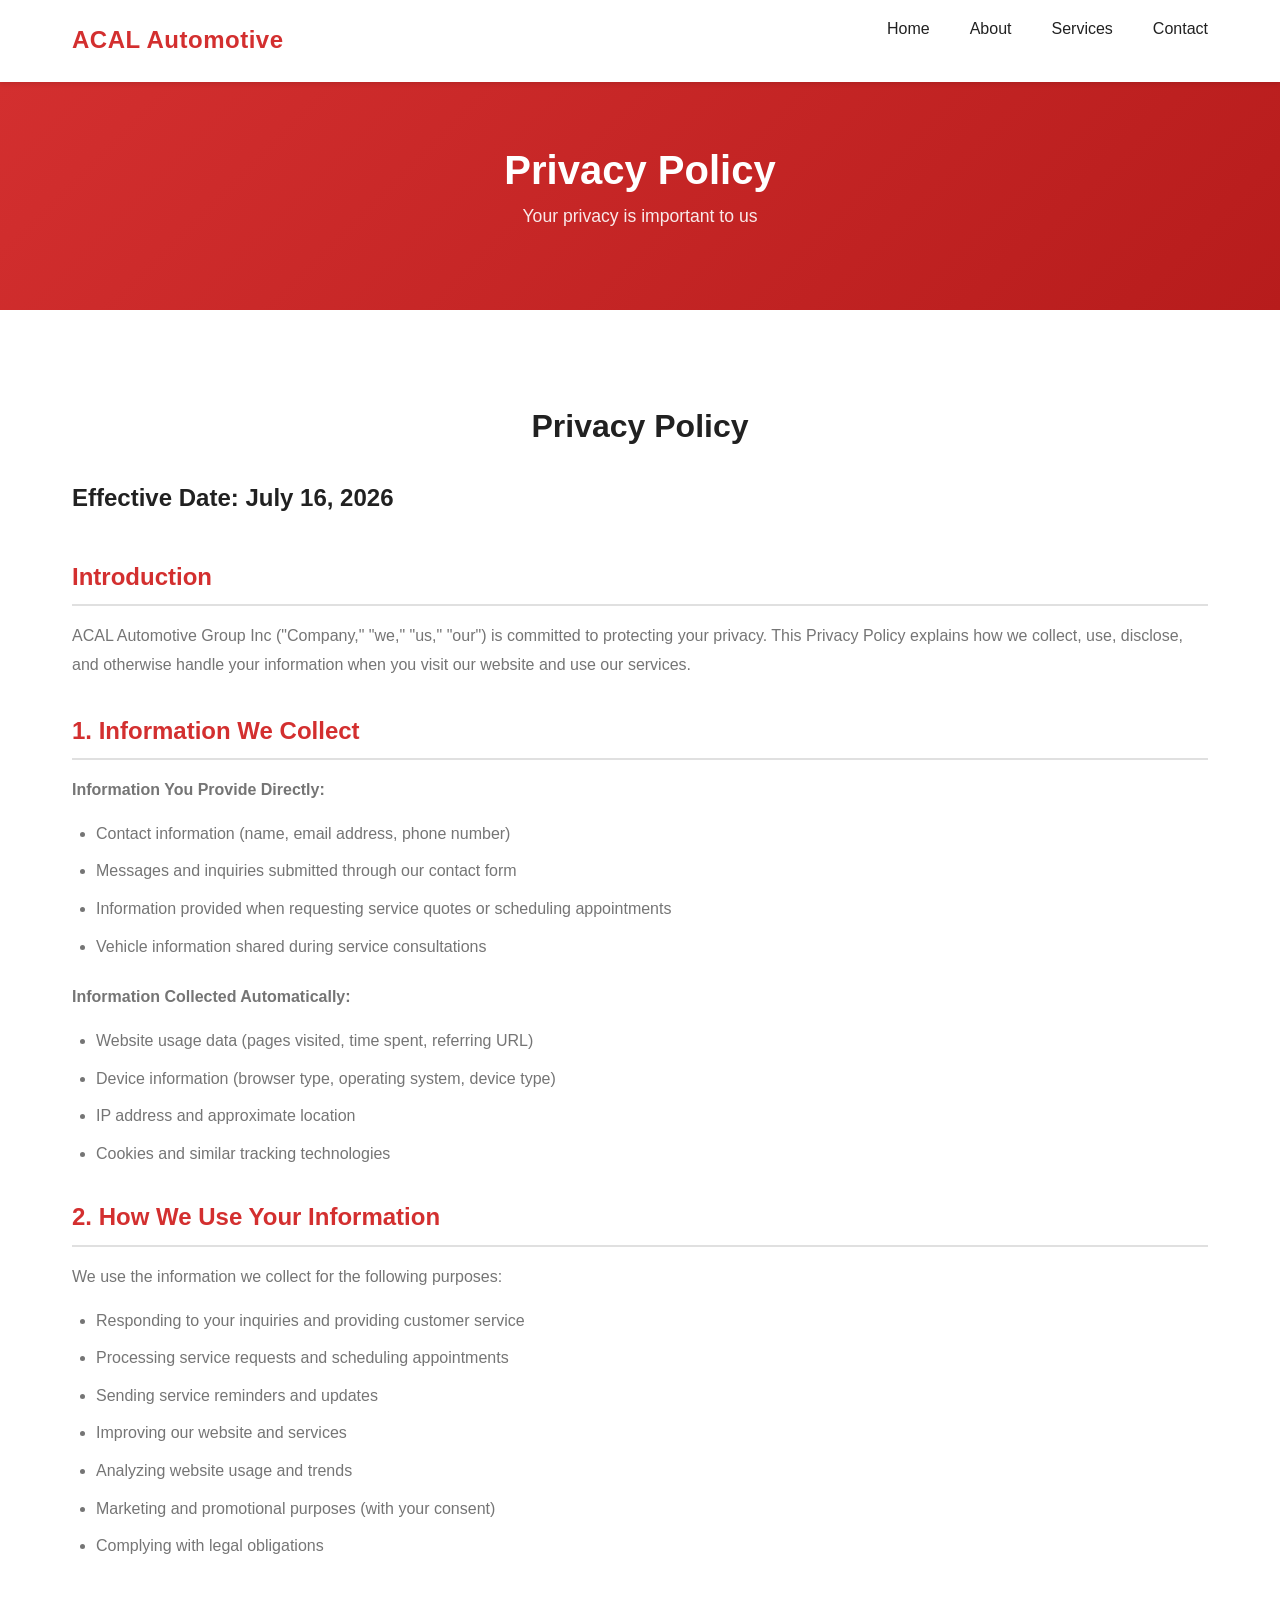
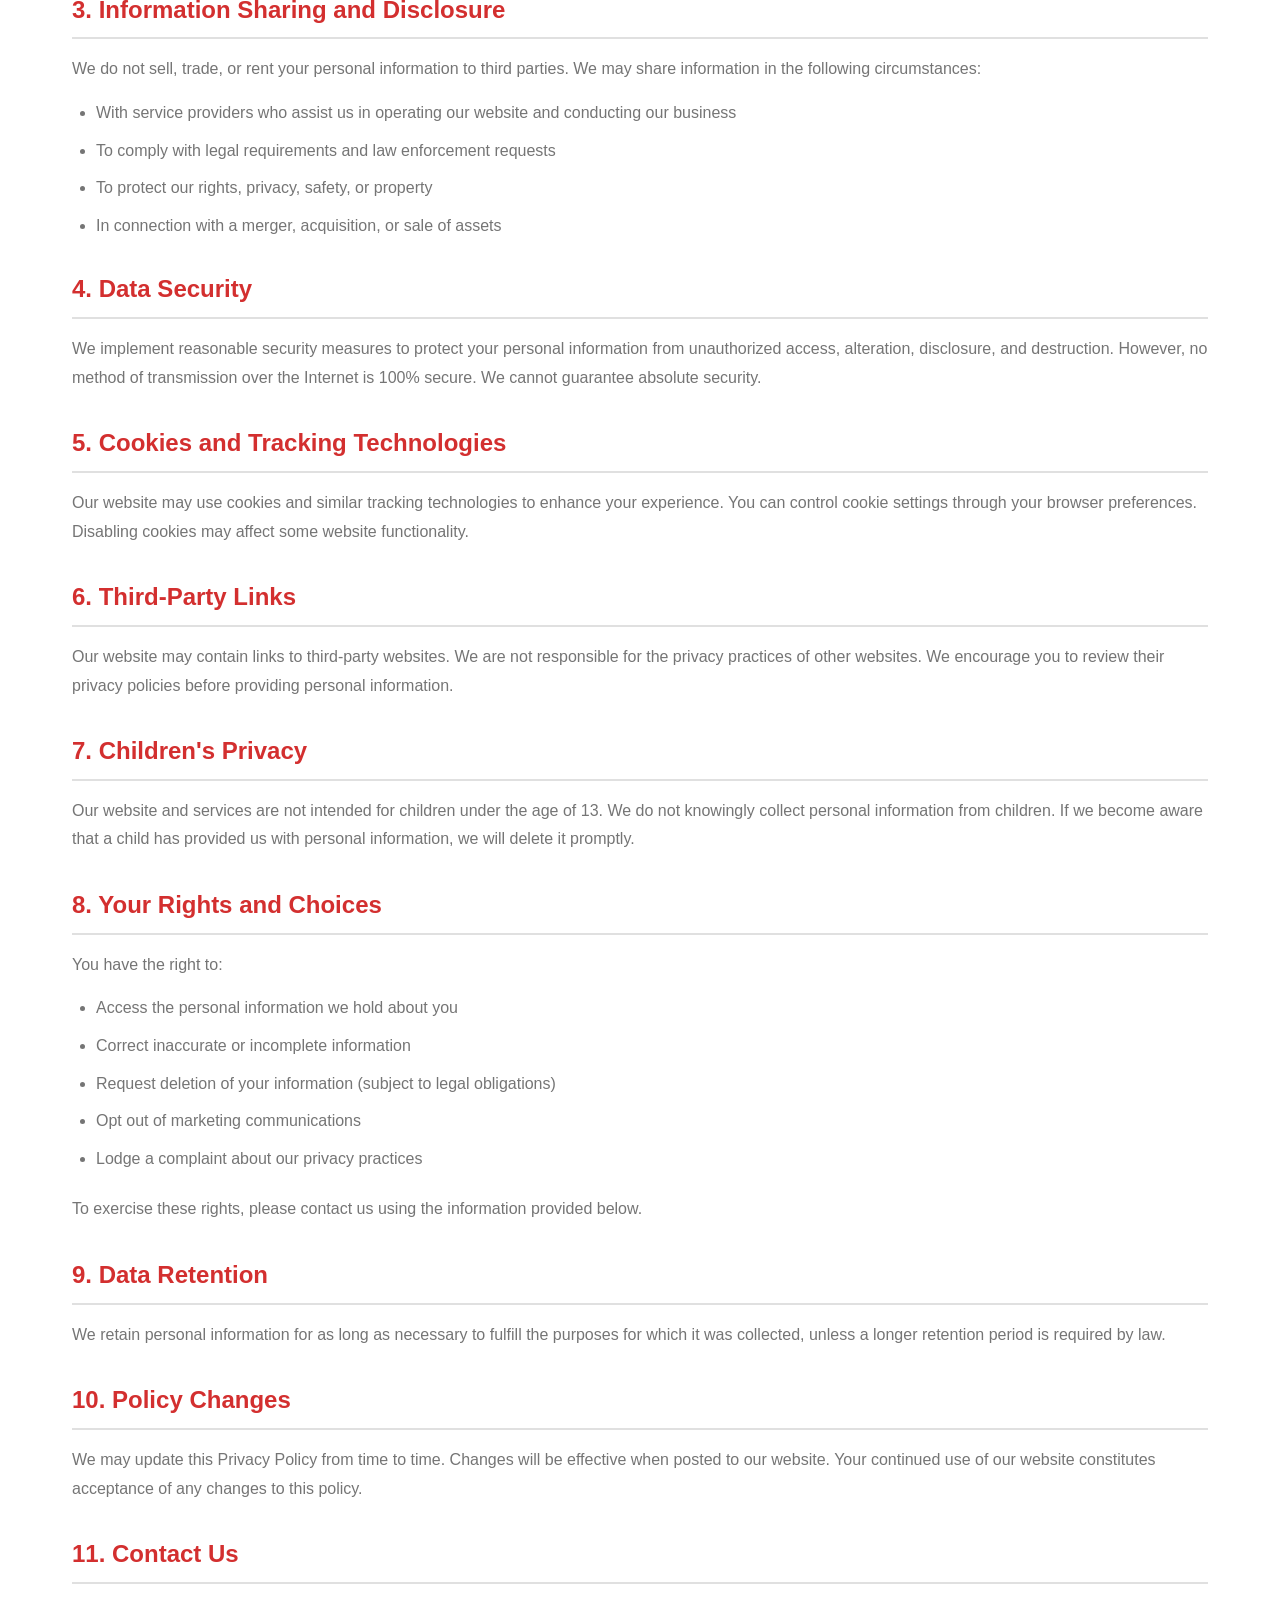
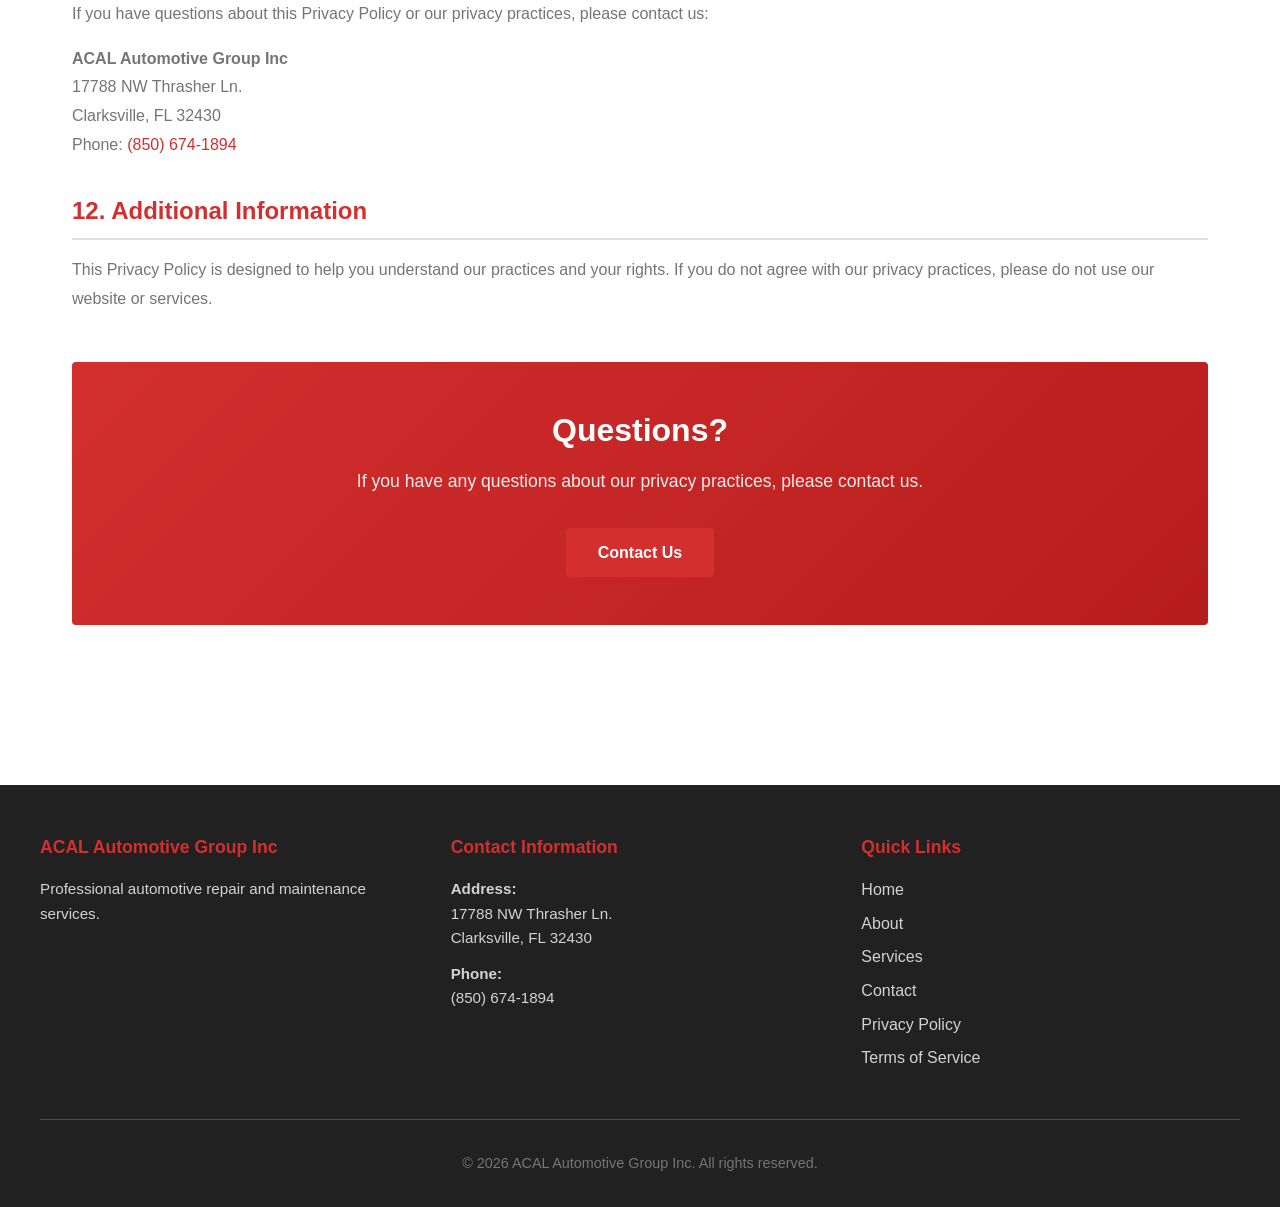
<file: privacy.html>
<!DOCTYPE html>
<html lang="en">
<head>
    <meta charset="UTF-8">
    <meta name="viewport" content="width=device-width, initial-scale=1.0">
    <meta name="description" content="Privacy Policy - ACAL Automotive Group Inc">
    <title>Privacy Policy - ACAL Automotive Group Inc</title>
    <link rel="stylesheet" href="styles.css">
</head>
<body>
    <!-- Navigation -->
    <nav class="navbar">
        <div class="nav-container">
            <div class="nav-brand">
                <h1>ACAL Automotive</h1>
            </div>
            <button class="nav-toggle" id="navToggle">☰</button>
            <ul class="nav-menu" id="navMenu">
                <li><a href="index.html">Home</a></li>
                <li><a href="about.html">About</a></li>
                <li><a href="services.html">Services</a></li>
                <li><a href="contact.html">Contact</a></li>
            </ul>
        </div>
    </nav>

    <!-- Page Header -->
    <section class="page-header">
        <h1>Privacy Policy</h1>
        <p>Your privacy is important to us</p>
    </section>

    <!-- Main Content -->
    <main class="main-content">
        <section class="legal-section">
            <h2>Privacy Policy</h2>
            
            <div class="legal-content">
                <h3>Effective Date: July 16, 2026</h3>

                <h3>Introduction</h3>
                <p>ACAL Automotive Group Inc ("Company," "we," "us," "our") is committed to protecting your privacy. This Privacy Policy explains how we collect, use, disclose, and otherwise handle your information when you visit our website and use our services.</p>

                <h3>1. Information We Collect</h3>
                <p><strong>Information You Provide Directly:</strong></p>
                <ul>
                    <li>Contact information (name, email address, phone number)</li>
                    <li>Messages and inquiries submitted through our contact form</li>
                    <li>Information provided when requesting service quotes or scheduling appointments</li>
                    <li>Vehicle information shared during service consultations</li>
                </ul>

                <p><strong>Information Collected Automatically:</strong></p>
                <ul>
                    <li>Website usage data (pages visited, time spent, referring URL)</li>
                    <li>Device information (browser type, operating system, device type)</li>
                    <li>IP address and approximate location</li>
                    <li>Cookies and similar tracking technologies</li>
                </ul>

                <h3>2. How We Use Your Information</h3>
                <p>We use the information we collect for the following purposes:</p>
                <ul>
                    <li>Responding to your inquiries and providing customer service</li>
                    <li>Processing service requests and scheduling appointments</li>
                    <li>Sending service reminders and updates</li>
                    <li>Improving our website and services</li>
                    <li>Analyzing website usage and trends</li>
                    <li>Marketing and promotional purposes (with your consent)</li>
                    <li>Complying with legal obligations</li>
                </ul>

                <h3>3. Information Sharing and Disclosure</h3>
                <p>We do not sell, trade, or rent your personal information to third parties. We may share information in the following circumstances:</p>
                <ul>
                    <li>With service providers who assist us in operating our website and conducting our business</li>
                    <li>To comply with legal requirements and law enforcement requests</li>
                    <li>To protect our rights, privacy, safety, or property</li>
                    <li>In connection with a merger, acquisition, or sale of assets</li>
                </ul>

                <h3>4. Data Security</h3>
                <p>We implement reasonable security measures to protect your personal information from unauthorized access, alteration, disclosure, and destruction. However, no method of transmission over the Internet is 100% secure. We cannot guarantee absolute security.</p>

                <h3>5. Cookies and Tracking Technologies</h3>
                <p>Our website may use cookies and similar tracking technologies to enhance your experience. You can control cookie settings through your browser preferences. Disabling cookies may affect some website functionality.</p>

                <h3>6. Third-Party Links</h3>
                <p>Our website may contain links to third-party websites. We are not responsible for the privacy practices of other websites. We encourage you to review their privacy policies before providing personal information.</p>

                <h3>7. Children's Privacy</h3>
                <p>Our website and services are not intended for children under the age of 13. We do not knowingly collect personal information from children. If we become aware that a child has provided us with personal information, we will delete it promptly.</p>

                <h3>8. Your Rights and Choices</h3>
                <p>You have the right to:</p>
                <ul>
                    <li>Access the personal information we hold about you</li>
                    <li>Correct inaccurate or incomplete information</li>
                    <li>Request deletion of your information (subject to legal obligations)</li>
                    <li>Opt out of marketing communications</li>
                    <li>Lodge a complaint about our privacy practices</li>
                </ul>

                <p>To exercise these rights, please contact us using the information provided below.</p>

                <h3>9. Data Retention</h3>
                <p>We retain personal information for as long as necessary to fulfill the purposes for which it was collected, unless a longer retention period is required by law.</p>

                <h3>10. Policy Changes</h3>
                <p>We may update this Privacy Policy from time to time. Changes will be effective when posted to our website. Your continued use of our website constitutes acceptance of any changes to this policy.</p>

                <h3>11. Contact Us</h3>
                <p>If you have questions about this Privacy Policy or our privacy practices, please contact us:</p>
                <p>
                    <strong>ACAL Automotive Group Inc</strong><br>
                    17788 NW Thrasher Ln.<br>
                    Clarksville, FL 32430<br>
                    Phone: <a href="tel:8506741894">(850) 674-1894</a><br>
                </p>

                <h3>12. Additional Information</h3>
                <p>This Privacy Policy is designed to help you understand our practices and your rights. If you do not agree with our privacy practices, please do not use our website or services.</p>
            </div>
        </section>

        <!-- CTA Section -->
        <section class="cta-section">
            <h2>Questions?</h2>
            <p>If you have any questions about our privacy practices, please contact us.</p>
            <a href="contact.html" class="cta-button-primary">Contact Us</a>
        </section>
    </main>

    <!-- Footer -->
    <footer class="footer">
        <div class="footer-content">
            <div class="footer-section">
                <h3>ACAL Automotive Group Inc</h3>
                <p>Professional automotive repair and maintenance services.</p>
            </div>
            <div class="footer-section">
                <h3>Contact Information</h3>
                <p>
                    <strong>Address:</strong><br>
                    17788 NW Thrasher Ln.<br>
                    Clarksville, FL 32430
                </p>
                <p>
                    <strong>Phone:</strong><br>
                    <a href="tel:8506741894">(850) 674-1894</a>
                </p>
            </div>
            <div class="footer-section">
                <h3>Quick Links</h3>
                <ul>
                    <li><a href="index.html">Home</a></li>
                    <li><a href="about.html">About</a></li>
                    <li><a href="services.html">Services</a></li>
                    <li><a href="contact.html">Contact</a></li>
                    <li><a href="privacy.html">Privacy Policy</a></li>
                    <li><a href="terms.html">Terms of Service</a></li>
                </ul>
            </div>
        </div>
        <div class="footer-bottom">
            <p>&copy; 2026 ACAL Automotive Group Inc. All rights reserved.</p>
        </div>
    </footer>

    <script src="script.js"></script>
</body>
</html>
</file>
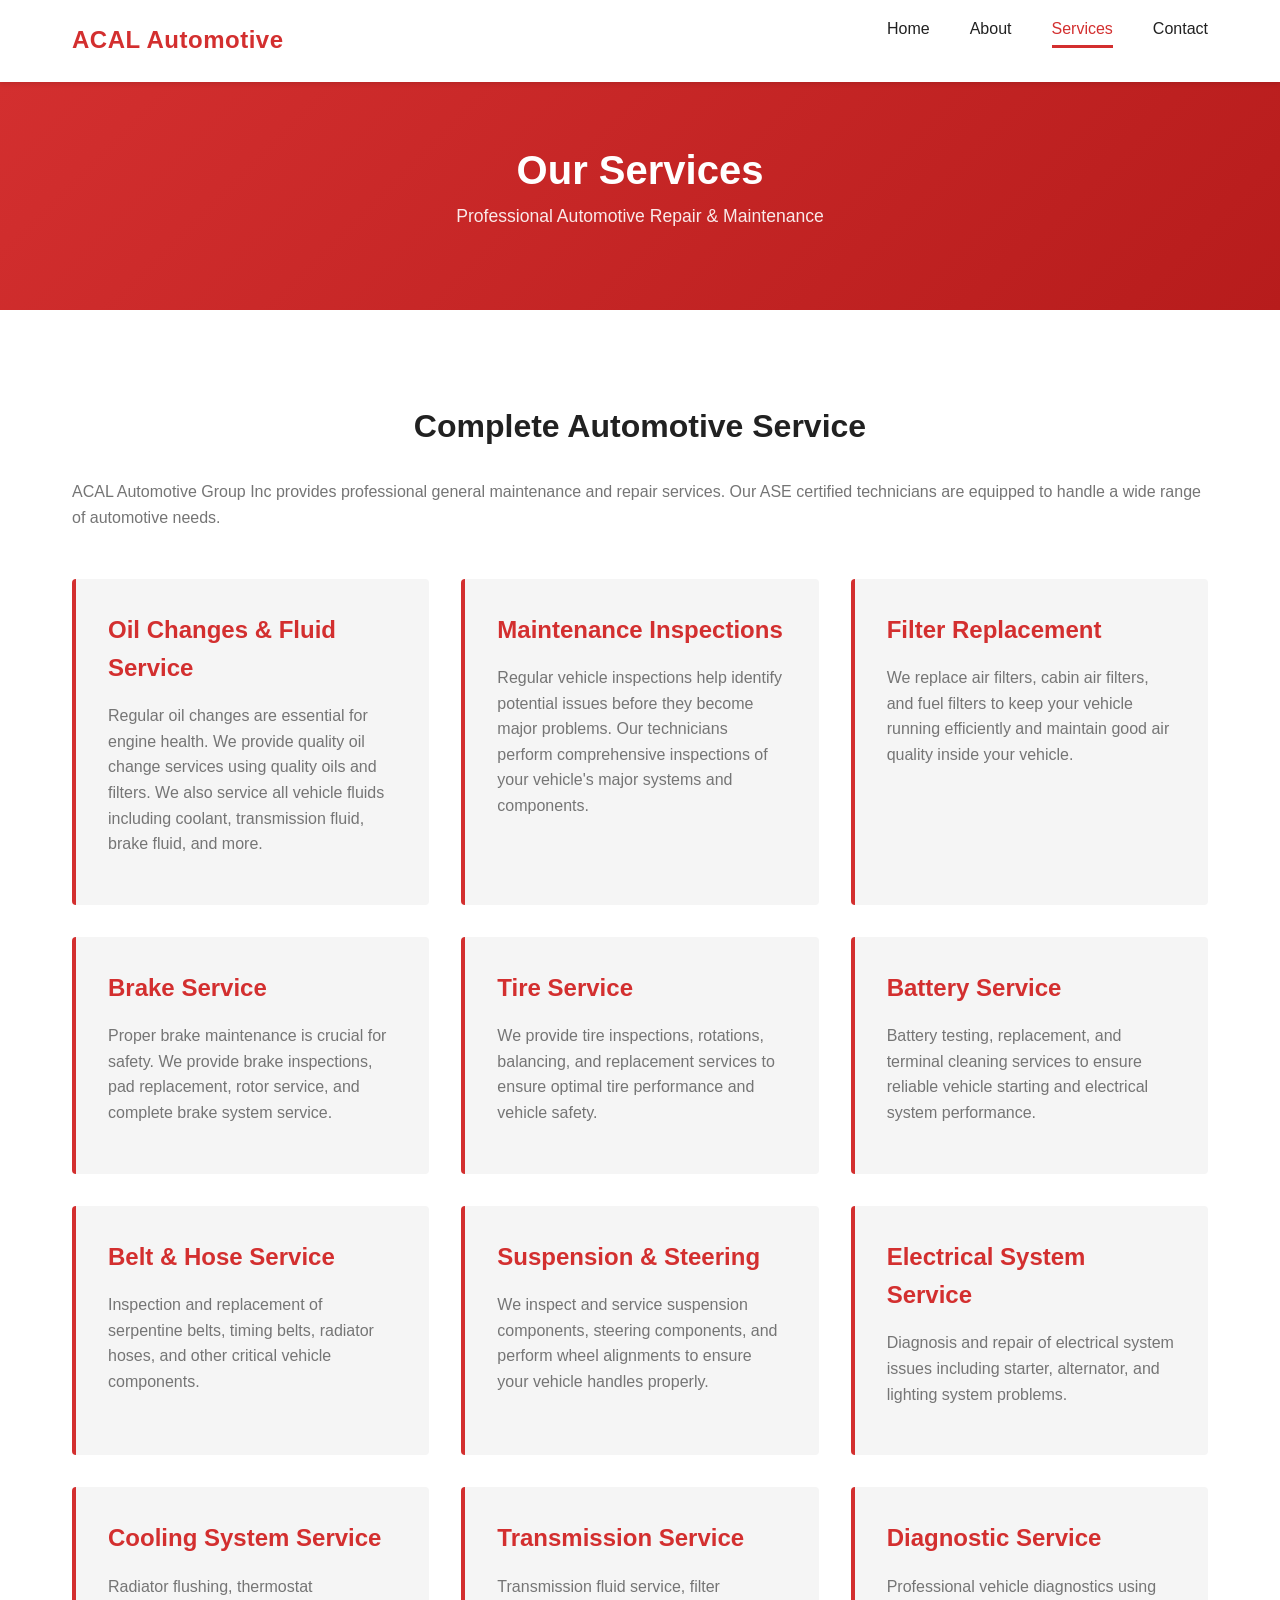
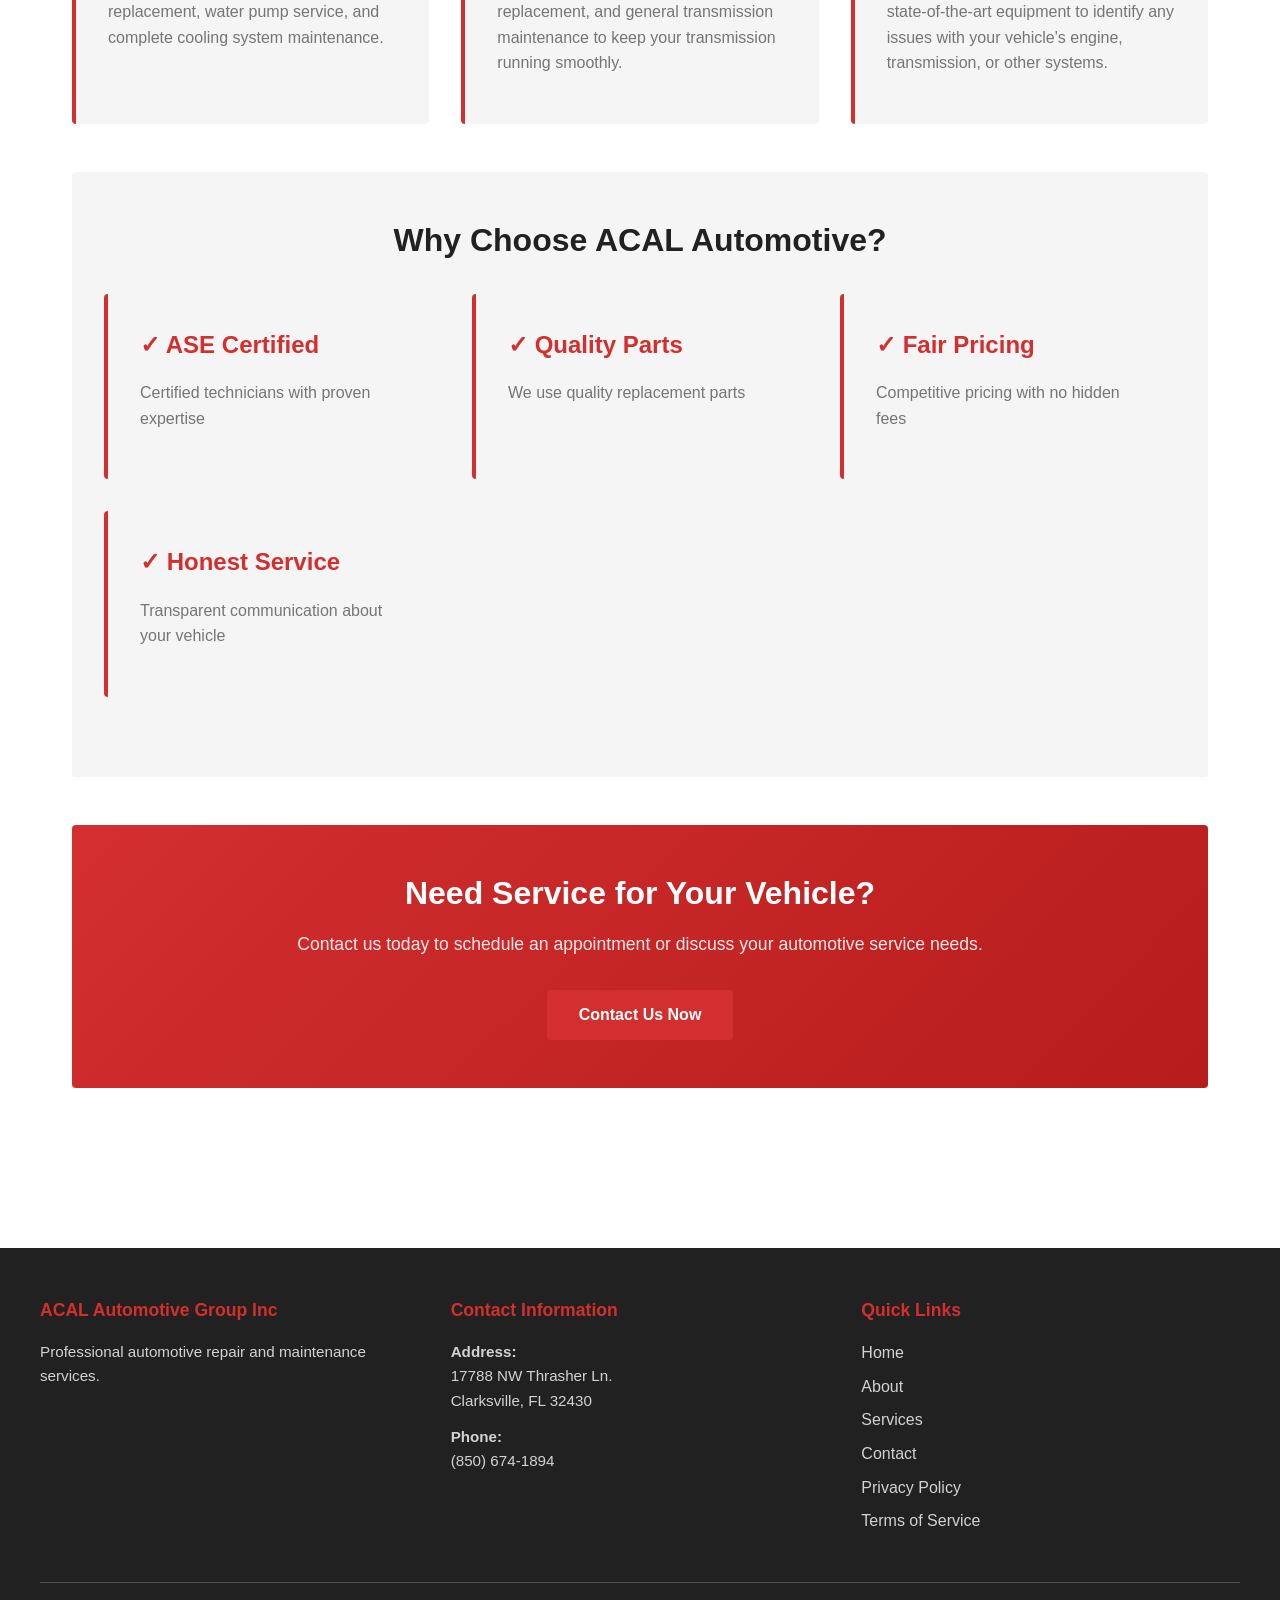
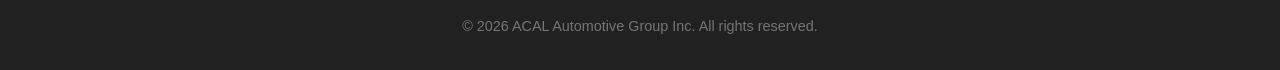
<file: services.html>
<!DOCTYPE html>
<html lang="en">
<head>
    <meta charset="UTF-8">
    <meta name="viewport" content="width=device-width, initial-scale=1.0">
    <meta name="description" content="Our Services - ACAL Automotive Group Inc offers professional automotive repair and general maintenance services.">
    <title>Services - ACAL Automotive Group Inc</title>
    <link rel="stylesheet" href="styles.css">
</head>
<body>
    <!-- Navigation -->
    <nav class="navbar">
        <div class="nav-container">
            <div class="nav-brand">
                <h1>ACAL Automotive</h1>
            </div>
            <button class="nav-toggle" id="navToggle">☰</button>
            <ul class="nav-menu" id="navMenu">
                <li><a href="index.html">Home</a></li>
                <li><a href="about.html">About</a></li>
                <li><a href="services.html" class="active">Services</a></li>
                <li><a href="contact.html">Contact</a></li>
            </ul>
        </div>
    </nav>

    <!-- Page Header -->
    <section class="page-header">
        <h1>Our Services</h1>
        <p>Professional Automotive Repair & Maintenance</p>
    </section>

    <!-- Main Content -->
    <main class="main-content">
        <section class="services-section">
            <h2>Complete Automotive Service</h2>
            <p>ACAL Automotive Group Inc provides professional general maintenance and repair services. Our ASE certified technicians are equipped to handle a wide range of automotive needs.</p>
        </section>

        <section class="services-detailed">
            <div class="service-detail-card">
                <h3>Oil Changes & Fluid Service</h3>
                <p>Regular oil changes are essential for engine health. We provide quality oil change services using quality oils and filters. We also service all vehicle fluids including coolant, transmission fluid, brake fluid, and more.</p>
            </div>

            <div class="service-detail-card">
                <h3>Maintenance Inspections</h3>
                <p>Regular vehicle inspections help identify potential issues before they become major problems. Our technicians perform comprehensive inspections of your vehicle's major systems and components.</p>
            </div>

            <div class="service-detail-card">
                <h3>Filter Replacement</h3>
                <p>We replace air filters, cabin air filters, and fuel filters to keep your vehicle running efficiently and maintain good air quality inside your vehicle.</p>
            </div>

            <div class="service-detail-card">
                <h3>Brake Service</h3>
                <p>Proper brake maintenance is crucial for safety. We provide brake inspections, pad replacement, rotor service, and complete brake system service.</p>
            </div>

            <div class="service-detail-card">
                <h3>Tire Service</h3>
                <p>We provide tire inspections, rotations, balancing, and replacement services to ensure optimal tire performance and vehicle safety.</p>
            </div>

            <div class="service-detail-card">
                <h3>Battery Service</h3>
                <p>Battery testing, replacement, and terminal cleaning services to ensure reliable vehicle starting and electrical system performance.</p>
            </div>

            <div class="service-detail-card">
                <h3>Belt & Hose Service</h3>
                <p>Inspection and replacement of serpentine belts, timing belts, radiator hoses, and other critical vehicle components.</p>
            </div>

            <div class="service-detail-card">
                <h3>Suspension & Steering</h3>
                <p>We inspect and service suspension components, steering components, and perform wheel alignments to ensure your vehicle handles properly.</p>
            </div>

            <div class="service-detail-card">
                <h3>Electrical System Service</h3>
                <p>Diagnosis and repair of electrical system issues including starter, alternator, and lighting system problems.</p>
            </div>

            <div class="service-detail-card">
                <h3>Cooling System Service</h3>
                <p>Radiator flushing, thermostat replacement, water pump service, and complete cooling system maintenance.</p>
            </div>

            <div class="service-detail-card">
                <h3>Transmission Service</h3>
                <p>Transmission fluid service, filter replacement, and general transmission maintenance to keep your transmission running smoothly.</p>
            </div>

            <div class="service-detail-card">
                <h3>Diagnostic Service</h3>
                <p>Professional vehicle diagnostics using state-of-the-art equipment to identify any issues with your vehicle's engine, transmission, or other systems.</p>
            </div>
        </section>

        <!-- Why Choose Us -->
        <section class="why-choose">
            <h2>Why Choose ACAL Automotive?</h2>
            <div class="benefits-grid">
                <div class="benefit">
                    <h3>✓ ASE Certified</h3>
                    <p>Certified technicians with proven expertise</p>
                </div>
                <div class="benefit">
                    <h3>✓ Quality Parts</h3>
                    <p>We use quality replacement parts</p>
                </div>
                <div class="benefit">
                    <h3>✓ Fair Pricing</h3>
                    <p>Competitive pricing with no hidden fees</p>
                </div>
                <div class="benefit">
                    <h3>✓ Honest Service</h3>
                    <p>Transparent communication about your vehicle</p>
                </div>
            </div>
        </section>

        <!-- CTA Section -->
        <section class="cta-section">
            <h2>Need Service for Your Vehicle?</h2>
            <p>Contact us today to schedule an appointment or discuss your automotive service needs.</p>
            <a href="contact.html" class="cta-button-primary">Contact Us Now</a>
        </section>
    </main>

    <!-- Footer -->
    <footer class="footer">
        <div class="footer-content">
            <div class="footer-section">
                <h3>ACAL Automotive Group Inc</h3>
                <p>Professional automotive repair and maintenance services.</p>
            </div>
            <div class="footer-section">
                <h3>Contact Information</h3>
                <p>
                    <strong>Address:</strong><br>
                    17788 NW Thrasher Ln.<br>
                    Clarksville, FL 32430
                </p>
                <p>
                    <strong>Phone:</strong><br>
                    <a href="tel:8506741894">(850) 674-1894</a>
                </p>
            </div>
            <div class="footer-section">
                <h3>Quick Links</h3>
                <ul>
                    <li><a href="index.html">Home</a></li>
                    <li><a href="about.html">About</a></li>
                    <li><a href="services.html">Services</a></li>
                    <li><a href="contact.html">Contact</a></li>
                    <li><a href="privacy.html">Privacy Policy</a></li>
                    <li><a href="terms.html">Terms of Service</a></li>
                </ul>
            </div>
        </div>
        <div class="footer-bottom">
            <p>&copy; 2026 ACAL Automotive Group Inc. All rights reserved.</p>
        </div>
    </footer>

    <script src="script.js"></script>
</body>
</html>
</file>
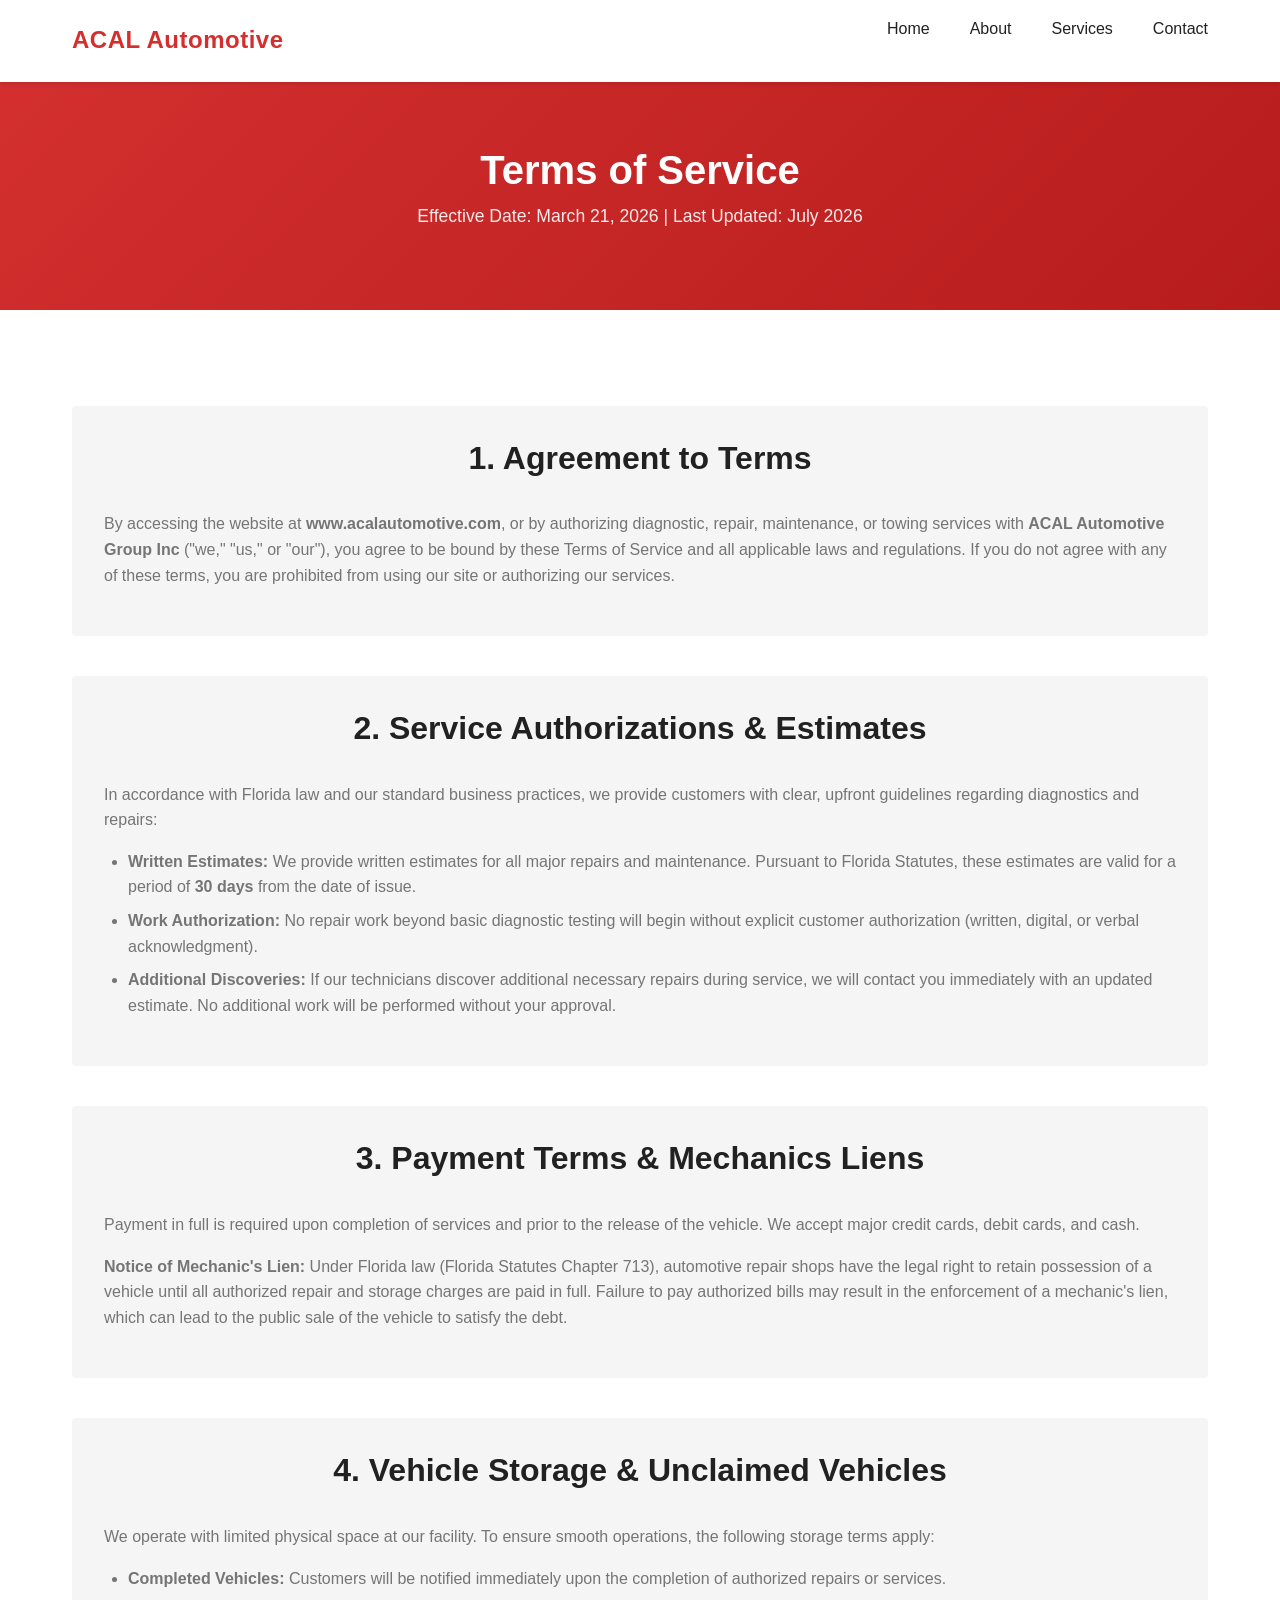
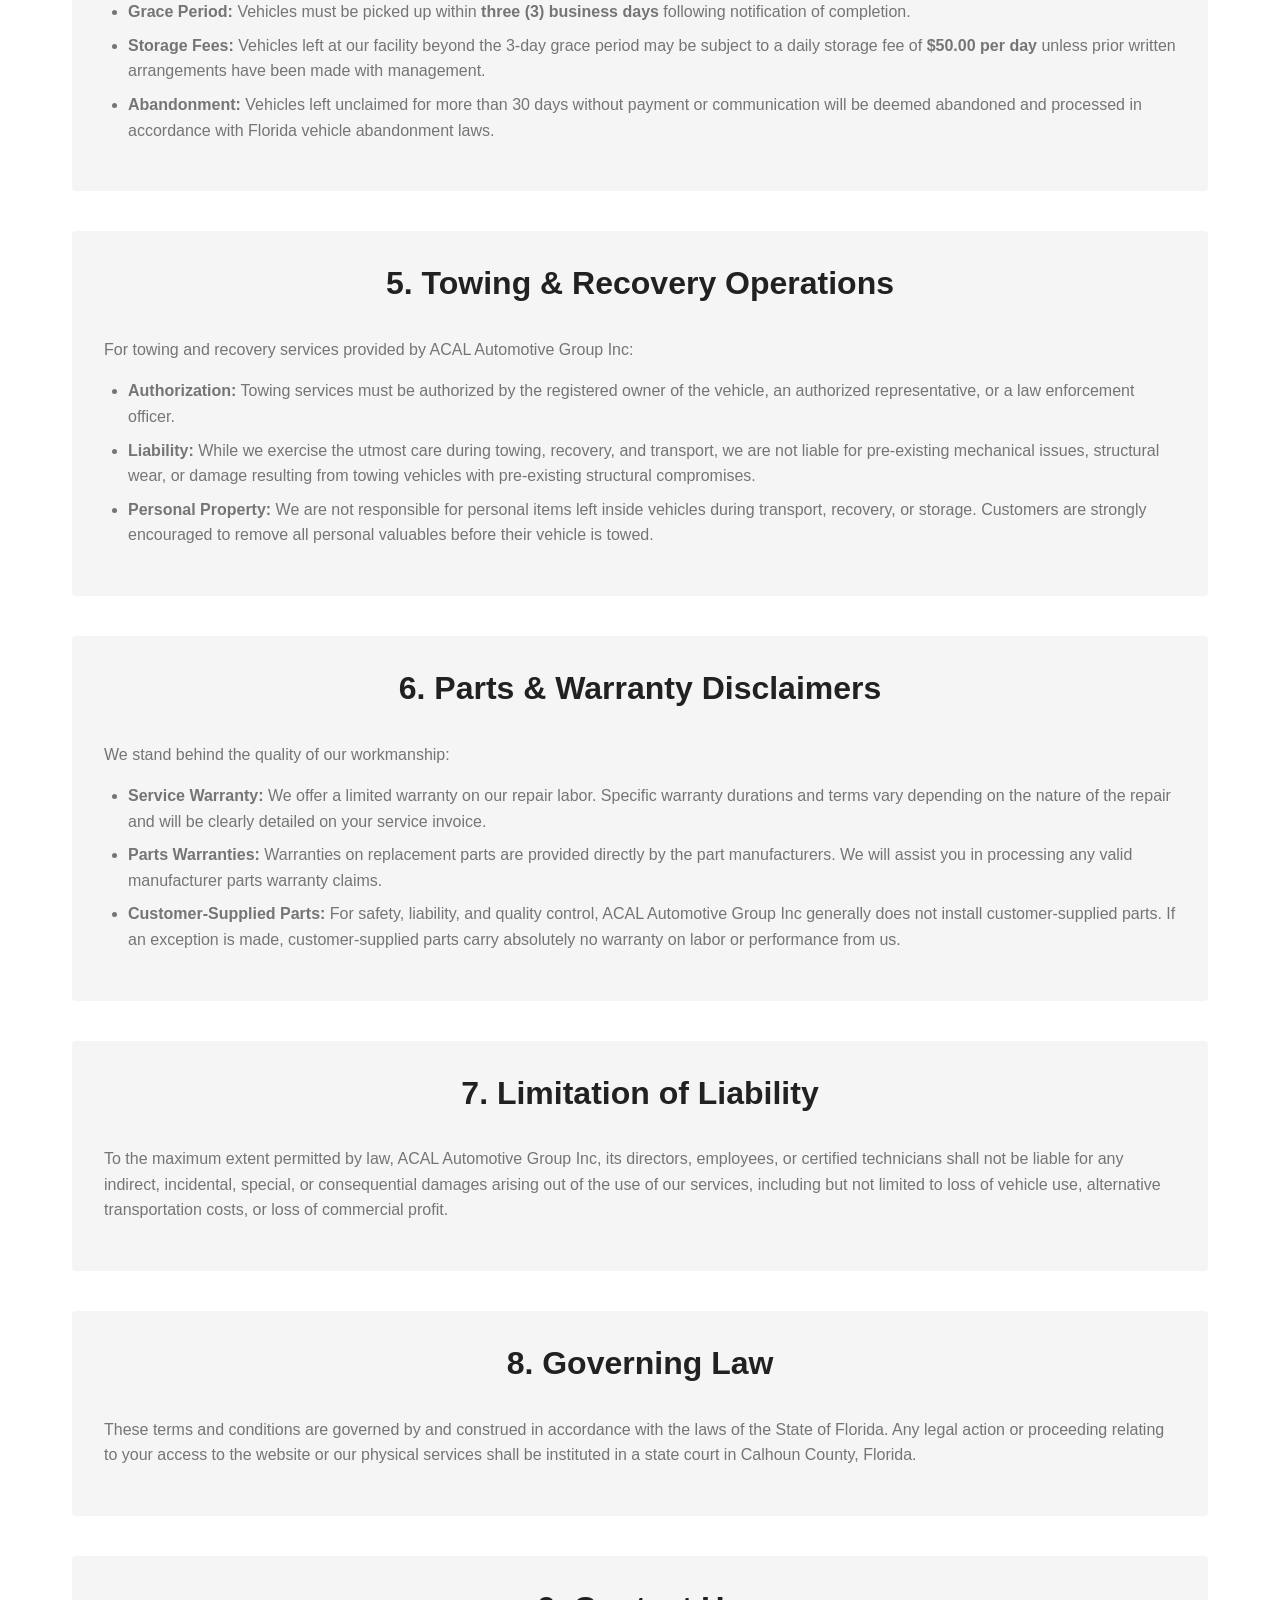
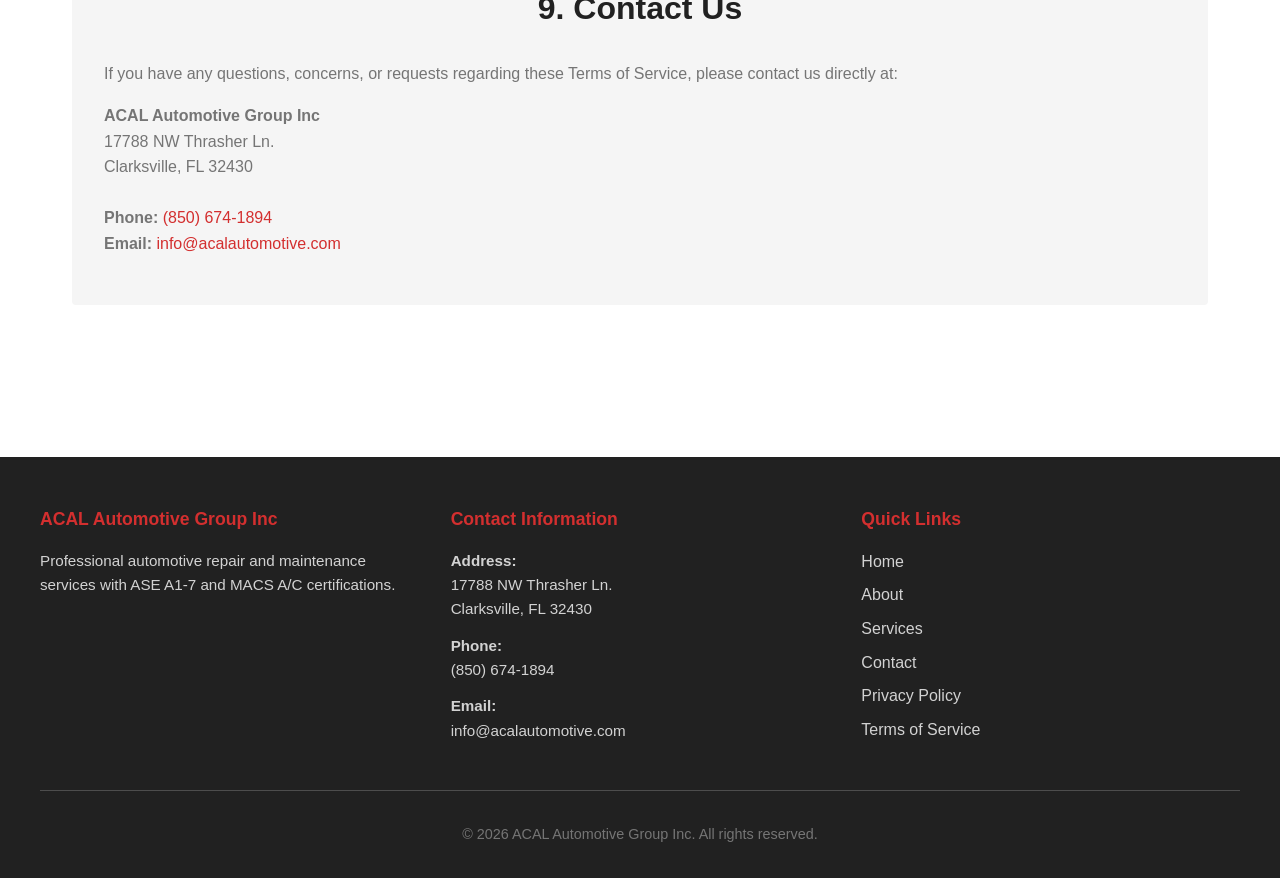
<file: terms.html>
<!DOCTYPE html>
<html lang="en">
<head>
    <meta charset="UTF-8">
    <meta name="viewport" content="width=device-width, initial-scale=1.0">
    <meta name="description" content="Terms of Service - ACAL Automotive Group Inc. Rules and guidelines for our automotive repair, maintenance, and towing services.">
    <title>Terms of Service - ACAL Automotive Group Inc</title>
    <!-- Consistent stylesheet link -->
    <link rel="stylesheet" href="styles.css">
</head>
<body>
    <!-- Consistent Navigation (Matches your site structure, links are inactive as Terms is a utility page) -->
    <nav class="navbar">
        <div class="nav-container">
            <div class="nav-brand">
                <h1>ACAL Automotive</h1>
            </div>
            <button class="nav-toggle" id="navToggle">☰</button>
            <ul class="nav-menu" id="navMenu">
                <li><a href="index.html">Home</a></li>
                <li><a href="about.html">About</a></li>
                <li><a href="services.html">Services</a></li>
                <li><a href="contact.html">Contact</a></li>
            </ul>
        </div>
    </nav>

    <!-- Consistent Page Header -->
    <section class="page-header">
        <h1>Terms of Service</h1>
        <p>Effective Date: March 21, 2026 | Last Updated: July 2026</p>
    </section>

    <!-- Main Content (Matches main-content structure) -->
    <main class="main-content">
        
        <section class="about-section">
            <h2>1. Agreement to Terms</h2>
            <p>By accessing the website at <strong>www.acalautomotive.com</strong>, or by authorizing diagnostic, repair, maintenance, or towing services with <strong>ACAL Automotive Group Inc</strong> ("we," "us," or "our"), you agree to be bound by these Terms of Service and all applicable laws and regulations. If you do not agree with any of these terms, you are prohibited from using our site or authorizing our services.</p>
        </section>

        <section class="about-section">
            <h2>2. Service Authorizations & Estimates</h2>
            <p>In accordance with Florida law and our standard business practices, we provide customers with clear, upfront guidelines regarding diagnostics and repairs:</p>
            <ul>
                <li><strong>Written Estimates:</strong> We provide written estimates for all major repairs and maintenance. Pursuant to Florida Statutes, these estimates are valid for a period of <strong>30 days</strong> from the date of issue.</li>
                <li><strong>Work Authorization:</strong> No repair work beyond basic diagnostic testing will begin without explicit customer authorization (written, digital, or verbal acknowledgment).</li>
                <li><strong>Additional Discoveries:</strong> If our technicians discover additional necessary repairs during service, we will contact you immediately with an updated estimate. No additional work will be performed without your approval.</li>
            </ul>
        </section>

        <section class="about-section">
            <h2>3. Payment Terms & Mechanics Liens</h2>
            <p>Payment in full is required upon completion of services and prior to the release of the vehicle. We accept major credit cards, debit cards, and cash.</p>
            <p><strong>Notice of Mechanic's Lien:</strong> Under Florida law (Florida Statutes Chapter 713), automotive repair shops have the legal right to retain possession of a vehicle until all authorized repair and storage charges are paid in full. Failure to pay authorized bills may result in the enforcement of a mechanic's lien, which can lead to the public sale of the vehicle to satisfy the debt.</p>
        </section>

        <section class="about-section">
            <h2>4. Vehicle Storage & Unclaimed Vehicles</h2>
            <p>We operate with limited physical space at our facility. To ensure smooth operations, the following storage terms apply:</p>
            <ul>
                <li><strong>Completed Vehicles:</strong> Customers will be notified immediately upon the completion of authorized repairs or services.</li>
                <li><strong>Grace Period:</strong> Vehicles must be picked up within <strong>three (3) business days</strong> following notification of completion.</li>
                <li><strong>Storage Fees:</strong> Vehicles left at our facility beyond the 3-day grace period may be subject to a daily storage fee of <strong>$50.00 per day</strong> unless prior written arrangements have been made with management.</li>
                <li><strong>Abandonment:</strong> Vehicles left unclaimed for more than 30 days without payment or communication will be deemed abandoned and processed in accordance with Florida vehicle abandonment laws.</li>
            </ul>
        </section>

        <section class="about-section">
            <h2>5. Towing & Recovery Operations</h2>
            <p>For towing and recovery services provided by ACAL Automotive Group Inc:</p>
            <ul>
                <li><strong>Authorization:</strong> Towing services must be authorized by the registered owner of the vehicle, an authorized representative, or a law enforcement officer.</li>
                <li><strong>Liability:</strong> While we exercise the utmost care during towing, recovery, and transport, we are not liable for pre-existing mechanical issues, structural wear, or damage resulting from towing vehicles with pre-existing structural compromises.</li>
                <li><strong>Personal Property:</strong> We are not responsible for personal items left inside vehicles during transport, recovery, or storage. Customers are strongly encouraged to remove all personal valuables before their vehicle is towed.</li>
            </ul>
        </section>

        <section class="about-section">
            <h2>6. Parts & Warranty Disclaimers</h2>
            <p>We stand behind the quality of our workmanship:</p>
            <ul>
                <li><strong>Service Warranty:</strong> We offer a limited warranty on our repair labor. Specific warranty durations and terms vary depending on the nature of the repair and will be clearly detailed on your service invoice.</li>
                <li><strong>Parts Warranties:</strong> Warranties on replacement parts are provided directly by the part manufacturers. We will assist you in processing any valid manufacturer parts warranty claims.</li>
                <li><strong>Customer-Supplied Parts:</strong> For safety, liability, and quality control, ACAL Automotive Group Inc generally does not install customer-supplied parts. If an exception is made, customer-supplied parts carry absolutely no warranty on labor or performance from us.</li>
            </ul>
        </section>

        <section class="about-section">
            <h2>7. Limitation of Liability</h2>
            <p>To the maximum extent permitted by law, ACAL Automotive Group Inc, its directors, employees, or certified technicians shall not be liable for any indirect, incidental, special, or consequential damages arising out of the use of our services, including but not limited to loss of vehicle use, alternative transportation costs, or loss of commercial profit.</p>
        </section>

        <section class="about-section">
            <h2>8. Governing Law</h2>
            <p>These terms and conditions are governed by and construed in accordance with the laws of the State of Florida. Any legal action or proceeding relating to your access to the website or our physical services shall be instituted in a state court in Calhoun County, Florida.</p>
        </section>

        <section class="about-section">
            <h2>9. Contact Us</h2>
            <p>If you have any questions, concerns, or requests regarding these Terms of Service, please contact us directly at:</p>
            <p>
                <strong>ACAL Automotive Group Inc</strong><br>
                17788 NW Thrasher Ln.<br>
                Clarksville, FL 32430<br>
                <br>
                <strong>Phone:</strong> <a href="tel:8506741894">(850) 674-1894</a><br>
                <strong>Email:</strong> <a href="mailto:info@acalautomotive.com">info@acalautomotive.com</a>
            </p>
        </section>
    </main>

    <!-- Consistent Footer (Matches contact.html exactly) -->
    <footer class="footer">
        <div class="footer-content">
            <div class="footer-section">
                <h3>ACAL Automotive Group Inc</h3>
                <p>Professional automotive repair and maintenance services with ASE A1-7 and MACS A/C certifications.</p>
            </div>
            <div class="footer-section">
                <h3>Contact Information</h3>
                <p>
                    <strong>Address:</strong><br>
                    17788 NW Thrasher Ln.<br>
                    Clarksville, FL 32430
                </p>
                <p>
                    <strong>Phone:</strong><br>
                    <a href="tel:8506741894">(850) 674-1894</a>
                </p>
                <p>
                    <strong>Email:</strong><br>
                    <a href="mailto:info@acalautomotive.com">info@acalautomotive.com</a>
                </p>
            </div>
            <div class="footer-section">
                <h3>Quick Links</h3>
                <ul>
                    <li><a href="index.html">Home</a></li>
                    <li><a href="about.html">About</a></li>
                    <li><a href="services.html">Services</a></li>
                    <li><a href="contact.html">Contact</a></li>
                    <li><a href="privacy.html">Privacy Policy</a></li>
                    <li><a href="terms.html">Terms of Service</a></li>
                </ul>
            </div>
        </div>
        <div class="footer-bottom">
            <p>&copy; 2026 ACAL Automotive Group Inc. All rights reserved.</p>
        </div>
    </footer>

    <!-- Consistent script injection -->
    <script src="script.js"></script>
</body>
</html>
</file>
<file: styles.css>
/* ============================================
   ACAL AUTOMOTIVE - GLOBAL STYLES
   ============================================ */

* {
    margin: 0;
    padding: 0;
    box-sizing: border-box;
}

/* ============================================
   ROOT VARIABLES & TYPOGRAPHY
   ============================================ */

:root {
    --primary-color: #d32f2f;
    --primary-dark: #b71c1c;
    --secondary-color: #1976d2;
    --light-gray: #f5f5f5;
    --medium-gray: #e0e0e0;
    --dark-gray: #424242;
    --text-dark: #212121;
    --text-light: #757575;
    --white: #ffffff;
    --border-radius: 4px;
    --transition: all 0.3s ease;
    --box-shadow: 0 2px 4px rgba(0, 0, 0, 0.1);
    --box-shadow-lg: 0 4px 8px rgba(0, 0, 0, 0.15);
}

html {
    scroll-behavior: smooth;
}

body {
    font-family: 'Segoe UI', Tahoma, Geneva, Verdana, sans-serif;
    line-height: 1.6;
    color: var(--text-dark);
    background-color: var(--white);
}

h1, h2, h3, h4, h5, h6 {
    font-weight: 600;
    margin-bottom: 1rem;
}

h1 {
    font-size: 2.5rem;
    line-height: 1.2;
}

h2 {
    font-size: 2rem;
    line-height: 1.3;
}

h3 {
    font-size: 1.5rem;
}

p {
    margin-bottom: 1rem;
    color: var(--text-light);
}

a {
    color: var(--primary-color);
    text-decoration: none;
    transition: var(--transition);
}

a:hover {
    color: var(--primary-dark);
}

ul {
    margin-left: 1.5rem;
    margin-bottom: 1rem;
}

li {
    margin-bottom: 0.5rem;
    color: var(--text-light);
}

/* ============================================
   NAVIGATION BAR
   ============================================ */

.navbar {
    background-color: var(--white);
    box-shadow: var(--box-shadow);
    position: sticky;
    top: 0;
    z-index: 1000;
}

.nav-container {
    max-width: 1200px;
    margin: 0 auto;
    padding: 1rem 2rem;
    display: flex;
    justify-content: space-between;
    align-items: center;
}

.nav-brand h1 {
    margin: 0;
    font-size: 1.5rem;
    color: var(--primary-color);
    font-weight: 700;
    letter-spacing: 0.5px;
}

.nav-toggle {
    display: none;
    background: none;
    border: none;
    font-size: 1.5rem;
    cursor: pointer;
    color: var(--primary-color);
    padding: 0.5rem;
}

.nav-toggle:hover {
    transform: scale(1.1);
}

.nav-menu {
    display: flex;
    list-style: none;
    gap: 2.5rem;
    align-items: center;
}

.nav-menu a {
    color: var(--text-dark);
    font-weight: 500;
    padding: 0.5rem 0;
    border-bottom: 3px solid transparent;
    transition: var(--transition);
}

.nav-menu a:hover,
.nav-menu a.active {
    color: var(--primary-color);
    border-bottom-color: var(--primary-color);
}

/* ============================================
   MOBILE NAVIGATION
   ============================================ */

@media (max-width: 768px) {
    .nav-toggle {
        display: block;
    }

    .nav-menu {
        display: none;
        flex-direction: column;
        position: absolute;
        top: 100%;
        left: 0;
        right: 0;
        background-color: var(--white);
        padding: 1rem;
        gap: 0;
        box-shadow: var(--box-shadow-lg);
        align-items: flex-start;
    }

    .nav-menu.active {
        display: flex;
    }

    .nav-menu li {
        width: 100%;
        border-bottom: 1px solid var(--medium-gray);
    }

    .nav-menu a {
        display: block;
        padding: 1rem;
        border: none;
    }

    .nav-menu a:hover,
    .nav-menu a.active {
        background-color: var(--light-gray);
        color: var(--primary-color);
    }
}

/* ============================================
   HERO SECTION
   ============================================ */

.hero {
    background: linear-gradient(135deg, var(--primary-color) 0%, var(--primary-dark) 100%);
    color: var(--white);
    padding: 6rem 2rem;
    text-align: center;
    min-height: 500px;
    display: flex;
    align-items: center;
    justify-content: center;
}

.hero-content h2 {
    color: var(--white);
    margin-bottom: 1rem;
    font-size: 3rem;
}

.hero-content p {
    color: rgba(255, 255, 255, 0.9);
    font-size: 1.25rem;
    margin-bottom: 2rem;
}

/* ============================================
   PAGE HEADER
   ============================================ */

.page-header {
    background: linear-gradient(135deg, var(--primary-color) 0%, var(--primary-dark) 100%);
    color: var(--white);
    padding: 4rem 2rem;
    text-align: center;
}

.page-header h1 {
    color: var(--white);
    margin-bottom: 0.5rem;
}

.page-header p {
    color: rgba(255, 255, 255, 0.9);
    font-size: 1.1rem;
}

/* ============================================
   BUTTONS & LINKS
   ============================================ */

.cta-button,
.cta-button-primary,
.submit-btn {
    display: inline-block;
    padding: 0.75rem 2rem;
    background-color: var(--primary-color);
    color: var(--white);
    border: none;
    border-radius: var(--border-radius);
    font-size: 1rem;
    font-weight: 600;
    cursor: pointer;
    transition: var(--transition);
    text-align: center;
}

.cta-button:hover,
.cta-button-primary:hover,
.submit-btn:hover {
    background-color: var(--primary-dark);
    transform: translateY(-2px);
    box-shadow: var(--box-shadow-lg);
}

.cta-button:active,
.cta-button-primary:active,
.submit-btn:active {
    transform: translateY(0);
}

.read-more {
    display: inline-block;
    padding: 0.5rem 1rem;
    color: var(--primary-color);
    border: 2px solid var(--primary-color);
    border-radius: var(--border-radius);
    font-weight: 600;
    transition: var(--transition);
}

.read-more:hover {
    background-color: var(--primary-color);
    color: var(--white);
}

/* ============================================
   MAIN CONTENT & SECTIONS
   ============================================ */

main {
    max-width: 1200px;
    margin: 0 auto;
    padding: 2rem;
}

.main-content {
    padding: 3rem 2rem;
}

section {
    margin-bottom: 3rem;
}

section h2 {
    margin-bottom: 2rem;
    color: var(--text-dark);
    text-align: center;
}

/* ============================================
   GRID LAYOUTS
   ============================================ */

.services-grid,
.services-detailed,
.reasons-grid,
.benefits-grid {
    display: grid;
    grid-template-columns: repeat(auto-fit, minmax(300px, 1fr));
    gap: 2rem;
    margin-bottom: 2rem;
}

.service-card,
.service-detail-card,
.reason-card,
.benefit {
    padding: 2rem;
    background-color: var(--light-gray);
    border-radius: var(--border-radius);
    transition: var(--transition);
    border-left: 4px solid var(--primary-color);
}

.service-card:hover,
.service-detail-card:hover,
.reason-card:hover,
.benefit:hover {
    box-shadow: var(--box-shadow-lg);
    transform: translateY(-4px);
    background-color: var(--white);
}

.service-card h3,
.service-detail-card h3,
.reason-card h3,
.benefit h3 {
    color: var(--primary-color);
    margin-bottom: 1rem;
}

.service-card p,
.service-detail-card p,
.reason-card p,
.benefit p {
    color: var(--text-light);
}

/* ============================================
   ABOUT & PREVIEW SECTIONS
   ============================================ */

.about-section {
    margin-bottom: 2.5rem;
    padding: 2rem;
    background-color: var(--light-gray);
    border-radius: var(--border-radius);
}

.about-section h3 {
    margin-top: 0;
    border-bottom: 2px solid var(--medium-gray);
    padding-bottom: 0.5rem;
}

.about-preview {
    background-color: var(--light-gray);
    padding: 3rem 2rem;
    border-radius: var(--border-radius);
    margin: 2rem 0;
}

.about-preview h2 {
    color: var(--primary-color);
}

.certifications {
    display: grid;
    gap: 2rem;
}

.cert-card {
    background-color: var(--light-gray);
    padding: 2rem;
    border-radius: var(--border-radius);
    border-left: 4px solid var(--primary-color);
}

.cert-card h3 {
    color: var(--primary-color);
}

.cert-card ul {
    margin-left: 1.5rem;
    margin-top: 1rem;
}

.cert-card li {
    margin-bottom: 0.75rem;
    color: var(--text-light);
}

/* ============================================
   LEGAL SECTIONS (Privacy, Terms)
   ============================================ */

.legal-section {
    margin-bottom: 3rem;
}

.legal-content h3 {
    margin-top: 2rem;
    color: var(--primary-color);
    border-bottom: 2px solid var(--medium-gray);
    padding-bottom: 0.5rem;
}

.legal-content h3:first-of-type {
    margin-top: 0;
    color: var(--text-dark);
    border: none;
}

.legal-content p {
    margin-bottom: 1rem;
    color: var(--text-light);
    line-height: 1.8;
}

.legal-content ul {
    margin-bottom: 1.5rem;
}

.legal-content li {
    margin-bottom: 0.75rem;
}

/* ============================================
   CONTACT FORM
   ============================================ */

.contact-container {
    display: grid;
    grid-template-columns: 1fr 1fr;
    gap: 3rem;
    margin-bottom: 3rem;
}

.contact-form-section {
    background-color: var(--light-gray);
    padding: 2rem;
    border-radius: var(--border-radius);
}

.contact-form-section h2 {
    text-align: left;
    margin-bottom: 1.5rem;
}

.contact-info-section {
    padding: 0;
}

.contact-info-section h2 {
    text-align: left;
    margin-bottom: 1.5rem;
}

.contact-form {
    display: flex;
    flex-direction: column;
}

.form-group {
    margin-bottom: 1.5rem;
    display: flex;
    flex-direction: column;
}

.form-group label {
    font-weight: 600;
    margin-bottom: 0.5rem;
    color: var(--text-dark);
}

.form-group input,
.form-group textarea {
    padding: 0.75rem;
    border: 1px solid var(--medium-gray);
    border-radius: var(--border-radius);
    font-family: inherit;
    font-size: 1rem;
    transition: var(--transition);
    background-color: var(--white);
}

.form-group input:focus,
.form-group textarea:focus {
    outline: none;
    border-color: var(--primary-color);
    box-shadow: 0 0 0 3px rgba(211, 47, 47, 0.1);
}

.form-group textarea {
    resize: vertical;
    min-height: 120px;
}

.submit-btn {
    align-self: flex-start;
    margin-top: 1rem;
}

.submit-btn:disabled {
    background-color: var(--dark-gray);
    cursor: not-allowed;
    transform: none;
}

.form-message {
    margin-top: 1rem;
    padding: 1rem;
    border-radius: var(--border-radius);
    display: none;
    font-weight: 600;
    text-align: center;
    animation: slideIn 0.3s ease;
}

@keyframes slideIn {
    from {
        opacity: 0;
        transform: translateY(-10px);
    }
    to {
        opacity: 1;
        transform: translateY(0);
    }
}

.form-message.success {
    background-color: #4caf50;
    color: var(--white);
    display: block;
}

.form-message.error {
    background-color: #f44336;
    color: var(--white);
    display: block;
}

.info-card {
    background-color: var(--light-gray);
    padding: 1.5rem;
    border-radius: var(--border-radius);
    margin-bottom: 1.5rem;
    border-left: 4px solid var(--primary-color);
    transition: var(--transition);
}

.info-card:hover {
    box-shadow: var(--box-shadow);
}

.info-card h3 {
    color: var(--primary-color);
    margin-bottom: 0.75rem;
}

.info-card p {
    margin-bottom: 0.5rem;
}

.info-card a {
    color: var(--primary-color);
    font-weight: 600;
}

.info-card a:hover {
    text-decoration: underline;
}

/* ============================================
   CTA SECTION
   ============================================ */

.cta-section {
    background: linear-gradient(135deg, var(--primary-color) 0%, var(--primary-dark) 100%);
    color: var(--white);
    padding: 3rem 2rem;
    text-align: center;
    border-radius: var(--border-radius);
    margin: 3rem 0;
}

.cta-section h2 {
    color: var(--white);
    margin-bottom: 1rem;
}

.cta-section p {
    color: rgba(255, 255, 255, 0.9);
    font-size: 1.1rem;
    margin-bottom: 2rem;
}

/* ============================================
   MAP SECTION
   ============================================ */

.map-section {
    background-color: var(--light-gray);
    padding: 2rem;
    border-radius: var(--border-radius);
    text-align: center;
    margin: 3rem 0;
}

.map-section p {
    margin-bottom: 1rem;
    color: var(--text-light);
}

/* ============================================
   FOOTER
   ============================================ */

.footer {
    background-color: var(--text-dark);
    color: var(--white);
    padding: 3rem 2rem 1rem;
    margin-top: 4rem;
}

.footer-content {
    max-width: 1200px;
    margin: 0 auto;
    display: grid;
    grid-template-columns: repeat(auto-fit, minmax(250px, 1fr));
    gap: 2rem;
    margin-bottom: 2rem;
}

.footer-section h3 {
    color: var(--primary-color);
    margin-bottom: 1rem;
    font-size: 1.1rem;
}

.footer-section p {
    color: rgba(255, 255, 255, 0.8);
    font-size: 0.95rem;
    margin-bottom: 0.75rem;
}

.footer-section ul {
    list-style: none;
    margin-left: 0;
}

.footer-section ul li {
    margin-bottom: 0.5rem;
}

.footer-section a {
    color: rgba(255, 255, 255, 0.8);
    transition: var(--transition);
}

.footer-section a:hover {
    color: var(--primary-color);
}

.footer-bottom {
    max-width: 1200px;
    margin: 0 auto;
    padding-top: 2rem;
    border-top: 1px solid rgba(255, 255, 255, 0.2);
    text-align: center;
    color: rgba(255, 255, 255, 0.6);
    font-size: 0.9rem;
}

/* ============================================
   WHY CHOOSE US SECTION
   ============================================ */

.why-choose {
    background-color: var(--light-gray);
    padding: 3rem 2rem;
    border-radius: var(--border-radius);
    margin: 3rem 0;
}

.why-choose h2 {
    text-align: center;
}

/* ============================================
   RESPONSIVE DESIGN - TABLET (768px)
   ============================================ */

@media (max-width: 768px) {
    h1 {
        font-size: 1.8rem;
    }

    h2 {
        font-size: 1.5rem;
    }

    h3 {
        font-size: 1.2rem;
    }

    .hero {
        padding: 3rem 2rem;
        min-height: auto;
    }

    .hero-content h2 {
        font-size: 2rem;
    }

    .hero-content p {
        font-size: 1rem;
    }

    .page-header {
        padding: 2.5rem 2rem;
    }

    .page-header h1 {
        font-size: 1.8rem;
    }

    .contact-container {
        grid-template-columns: 1fr;
        gap: 2rem;
    }

    .services-grid,
    .services-detailed,
    .reasons-grid,
    .benefits-grid {
        grid-template-columns: 1fr;
    }

    main {
        padding: 1rem;
    }

    .main-content {
        padding: 1.5rem 1rem;
    }

    .footer-content {
        gap: 1.5rem;
    }
}

/* ============================================
   RESPONSIVE DESIGN - MOBILE (480px)
   ============================================ */

@media (max-width: 480px) {
    h1 {
        font-size: 1.5rem;
    }

    h2 {
        font-size: 1.25rem;
    }

    h3 {
        font-size: 1rem;
    }

    .nav-brand h1 {
        font-size: 1.2rem;
    }

    .nav-container {
        padding: 1rem;
    }

    .hero {
        padding: 2rem 1rem;
        min-height: auto;
    }

    .hero-content h2 {
        font-size: 1.5rem;
    }

    .hero-content p {
        font-size: 0.95rem;
    }

    .cta-button,
    .cta-button-primary,
    .submit-btn {
        width: 100%;
        padding: 0.75rem 1rem;
    }

    .service-card,
    .service-detail-card,
    .reason-card,
    .benefit {
        padding: 1.5rem;
    }

    .about-section {
        padding: 1.5rem;
    }

    .contact-form-section {
        padding: 1.5rem;
    }

    .cta-section {
        padding: 2rem 1rem;
    }

    .page-header {
        padding: 2rem 1rem;
    }

    .page-header h1 {
        font-size: 1.5rem;
    }

    .footer-content {
        gap: 1rem;
    }

    main {
        padding: 1rem;
    }

    .main-content {
        padding: 1rem;
    }
}
</file>
